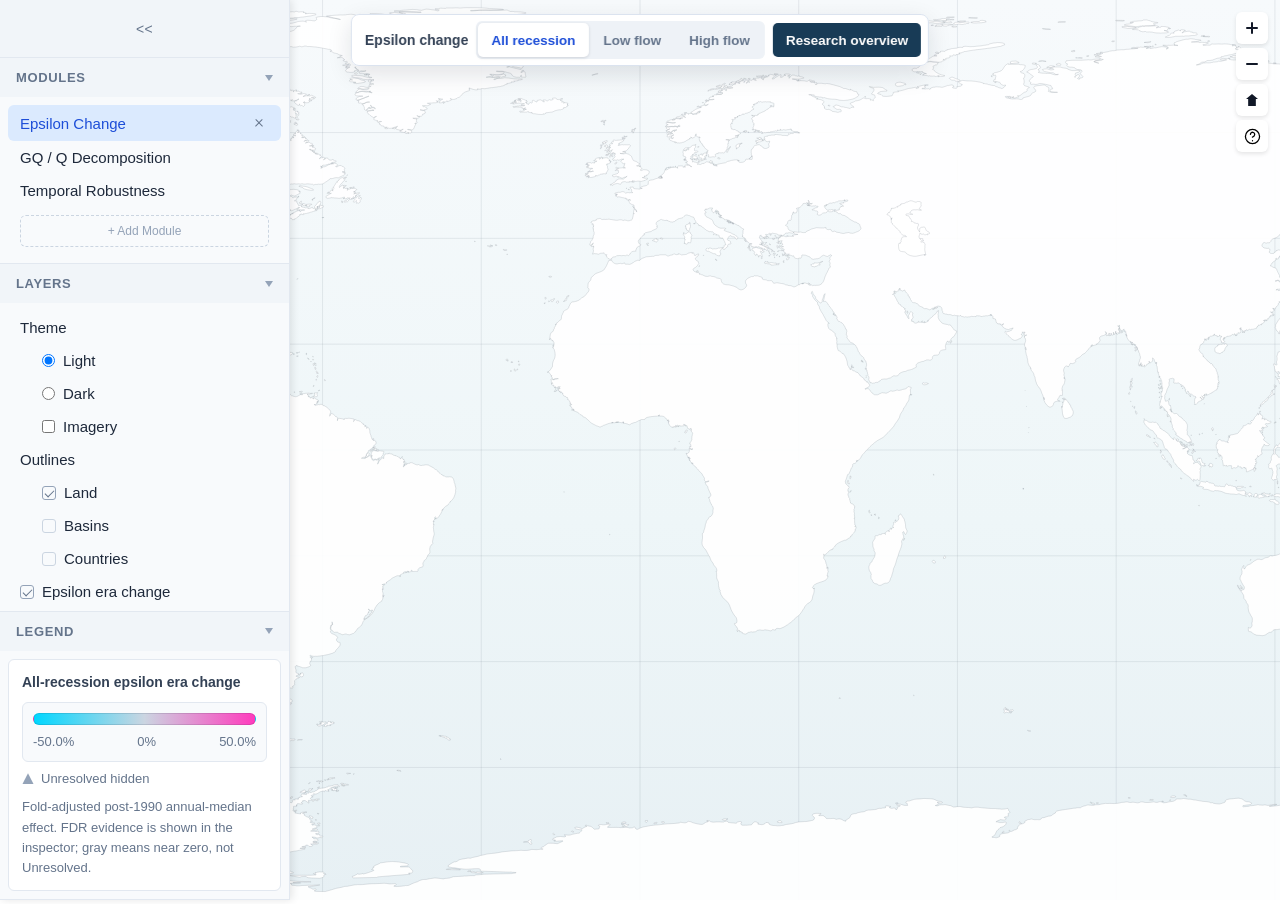
<file: index.html>
<!doctype html>
<html lang="en">
  <head>
    <meta charset="UTF-8" />
    <meta name="viewport" content="width=device-width, initial-scale=1.0" />
    <title>Epsilon Change | Tereon</title>
    <style>
      * { box-sizing: border-box; margin: 0; padding: 0; }
      html, body { width: 100%; height: 100%; }
      body { font-family: -apple-system, BlinkMacSystemFont, 'Segoe UI', Roboto, sans-serif; font-size: 16px; color: #1e293b; overflow: hidden; }

      /* Map Area - Full screen */
      .map-area {
        position: absolute;
        top: 0; left: 0; right: 0; bottom: 0;
        background: linear-gradient(180deg, #f7fafc 0%, #eef6f8 58%, #e7f0f4 100%);
      }

      #mapCanvas { width: 100%; height: 100%; }

      /* Left Panel - Floating overlay */
      .left-panel {
        position: absolute;
        top: 0; left: 0;
        width: 290px;
        height: 100vh;
        background: #f8fafc;
        border-right: 1px solid #e2e8f0;
        display: flex;
        flex-direction: column;
        overflow: hidden;
        z-index: 50;
        box-shadow: 2px 0 8px rgba(0,0,0,0.1);
        transition: transform 0.2s;
      }
      .left-panel.hidden {
        transform: translateX(-100%);
      }
      .panel-main {
        flex: 1;
        min-height: 0;
        overflow-y: auto;
      }
      .panel-bottom {
        margin-top: auto;
        border-top: 1px solid #e2e8f0;
        background: #f8fafc;
      }

      /* Panel header bar - full width toggle button */
      .panel-header {
        padding: 0;
        background: #f1f5f9;
        border-bottom: 1px solid #e2e8f0;
        display: flex;
        justify-content: center;
        align-items: center;
        height: 58px;
      }
      .panel-toggle-btn {
        width: 100%;
        height: 58px;
        background: transparent;
        border: none;
        cursor: pointer;
        color: #64748b;
        font-size: 14px;
        font-weight: normal;
        word-spacing: 0.3px;
        line-height: 58px;
        text-align: center;
      }
      .panel-toggle-btn:hover { background: #e2e8f0; color: #1e293b; }
      .panel-toggle-btn::before { content: "<<"; letter-spacing: 0.3px; }

      /* Show panel button - between panel and map layer */
      .panel-show-btn {
        position: absolute;
        top: 8px;
        left: 8px;
        width: 28px;
        height: 28px;
        background: #fff;
        border: none;
        border-radius: 4px;
        cursor: pointer;
        z-index: 40;
        box-shadow: 0 1px 4px rgba(0,0,0,0.15);
        display: block;
        color: #64748b;
        font-size: 14px;
        font-weight: normal;
        word-spacing: 0.3px;
        line-height: 28px;
        text-align: center;
      }
      .panel-show-btn:hover { background: #f8fafc; color: #1e293b; }
      .panel-show-btn::before { content: ">>"; letter-spacing: 0.3px; }

      /* Panel sections */
      .panel-section { border-bottom: 1px solid #e2e8f0; position: relative; }
      .panel-section-header {
        padding: 12px 16px;
        background: #f1f5f9;
        font-weight: 600;
        font-size: 13px;
        text-transform: uppercase;
        letter-spacing: 0.05em;
        color: #64748b;
        cursor: pointer;
        display: flex;
        justify-content: space-between;
        align-items: center;
      }
      .panel-section-header:hover { background: #e2e8f0; }
      .panel-section.collapsed .panel-section-content { display: none; }
      .panel-section.collapsed .toggle-icon { transform: rotate(-90deg); }
      .toggle-icon {
        width: 0;
        height: 0;
        border-left: 4px solid transparent;
        border-right: 4px solid transparent;
        border-top: 6px solid #94a3b8;
        transition: transform 0.2s;
      }
      .panel-section-content { padding: 8px; }
      .legend-list { display: flex; flex-direction: column; gap: 8px; }
      .legend-empty { padding: 8px 12px; font-size: 12px; color: #94a3b8; line-height: 1.45; }
      .legend-card { border: 1px solid #e2e8f0; border-radius: 6px; background: #fff; padding: 12px 13px; font-size: 13.5px; line-height: 1.5; color: #334155; }
      .legend-title { font-size: 14px; font-weight: 700; margin-bottom: 9px; }
      .legend-grid { display: grid; grid-template-columns: 12px 1fr; gap: 5px 7px; align-items: center; }
      .legend-swatch { width: 12px; height: 12px; border: 1px solid #64748b; }
      .legend-note { margin-top: 8px; color: #64748b; line-height: 1.5; }

      /* Module/Layer items */
      .module-item, .layer-item {
        padding: 8px 12px;
        border-radius: 6px;
        cursor: pointer;
        display: flex;
        align-items: center;
        gap: 8px;
      }
      .module-name, .layer-name { font-size: 15px; }
      .module-item:hover, .layer-item:hover { background: #e2e8f0; }
      .module-item.loaded { background: #dbeafe; }
      .module-item.loaded .module-name { color: #1d4ed8; font-weight: 500; }
      .module-remove-btn {
        margin-left: auto;
        width: 20px;
        height: 20px;
        border: none;
        border-radius: 3px;
        background: transparent;
        color: #64748b;
        cursor: pointer;
      }
      .module-remove-btn:hover { background: #bfdbfe; color: #1e293b; }
      .module-remove-btn,
      .layer-btn,
      .import-close,
      .inspector-close {
        display: inline-flex;
        align-items: center;
        justify-content: center;
        line-height: 1;
        font-family: inherit;
        font-weight: 500;
        font-size: 0;
        padding: 0;
        position: relative;
      }
      .module-remove-btn::before,
      .module-remove-btn::after,
      .layer-btn::before,
      .layer-btn::after,
      .import-close::before,
      .import-close::after,
      .inspector-close::before,
      .inspector-close::after {
        content: "";
        position: absolute;
        left: 50%;
        top: 50%;
        width: 10px;
        height: 1.4px;
        border-radius: 999px;
        background: currentColor;
        transform-origin: center;
      }
      .module-remove-btn::before,
      .layer-btn::before,
      .import-close::before,
      .inspector-close::before {
        transform: translate(-50%, -50%) rotate(45deg);
      }
      .module-remove-btn::after,
      .layer-btn::after,
      .import-close::after,
      .inspector-close::after {
        transform: translate(-50%, -50%) rotate(-45deg);
      }
      .layer-checkbox {
        width: 14px;
        height: 14px;
        appearance: none;
        border: 1px solid #cbd5e1;
        border-radius: 3px;
        background: transparent;
        cursor: pointer;
        position: relative;
      }
      .layer-checkbox:checked {
        background: transparent;
        border-color: #94a3b8;
      }
      .layer-checkbox:checked::after {
        content: "";
        position: absolute;
        left: 4px;
        top: 1px;
        width: 4px;
        height: 8px;
        border: solid #64748b;
        border-width: 0 1px 1px 0;
        transform: rotate(45deg);
      }
      .layer-name { flex: 1; overflow: hidden; text-overflow: ellipsis; white-space: nowrap; }
      .layer-expandable {
        display: flex;
        align-items: center;
        gap: 8px;
        padding: 8px 12px;
        cursor: pointer;
      }
      .layer-expandable:hover { background: #e2e8f0; }
      .layer-expandable.expanded + .layer-sublayers { display: block; }
      .layer-sublayers {
        padding-left: 22px;
        display: none;
      }
      .layer-sublayer {
        display: flex;
        align-items: center;
        gap: 8px;
        padding: 8px 12px;
      }
      .layer-sublayer:hover { background: #f1f5f9; }
      .layer-expandable.expanded + .layer-sublayers.map-display-options { display: flex; }
      .map-display-options {
        flex-direction: column;
      }
      .map-display-option {
        display: flex;
        align-items: center;
        gap: 8px;
        padding: 7px 12px;
        border-radius: 6px;
        cursor: pointer;
        color: #334155;
      }
      .map-display-option:hover { background: #f1f5f9; }
      .map-display-option input {
        width: 13px;
        height: 13px;
        accent-color: #64748b;
      }
      .map-display-label { font-size: 12px; }

      /* Add Module button - dashed border style */
      .add-module-btn {
        margin: 8px 12px;
        padding: 8px 12px;
        background: transparent;
        border: 1px dashed #cbd5e1;
        border-radius: 6px;
        cursor: pointer;
        font-size: 12px;
        color: #94a3b8;
        width: calc(100% - 24px);
        text-align: center;
      }
      .add-module-btn:hover {
        border-color: #94a3b8;
        color: #64748b;
        background: #f8fafc;
      }

      .layer-actions { opacity: 0; margin-left: auto; }
      .layer-item:hover .layer-actions { opacity: 1; }
      .layer-btn {
        width: 20px; height: 20px;
        border: none; background: transparent;
        cursor: pointer; border-radius: 3px;
        color: #64748b;
      }
      .layer-btn:hover { background: #cbd5e1; color: #1e293b; }

      /* Import Modal */
      .import-modal {
        position: fixed;
        top: 0; left: 0; right: 0; bottom: 0;
        background: rgba(0,0,0,0.4);
        z-index: 200;
        display: none;
        justify-content: center;
        align-items: center;
      }
      .import-modal.visible { display: flex; }
      .import-dialog {
        width: 480px;
        display: flex;
        flex-direction: column;
        max-height: 80vh;
        background: #fff;
        border-radius: 8px;
        box-shadow: 0 8px 32px rgba(0,0,0,0.2);
        overflow: hidden;
      }
      .confirm-dialog { width: 420px; }
      .import-header {
        padding: 16px 20px;
        border-bottom: 1px solid #e2e8f0;
        display: flex;
        justify-content: space-between;
        align-items: center;
      }
      .import-title { font-weight: 600; font-size: 15px; }
      .import-close {
        width: 28px; height: 28px;
        border: none; background: transparent;
        cursor: pointer; border-radius: 4px;
        color: #64748b;
      }
      .import-close:hover { background: #e2e8f0; }
      .import-body {
        padding: 20px;
        overflow-y: auto;
        flex: 1;
        min-height: 0;
      }
      .import-section { margin-bottom: 20px; }
      .import-section-title {
        font-size: 12px;
        color: #64748b;
        margin-bottom: 12px;
        font-weight: 500;
      }
      .source-tabs {
        display: flex;
        gap: 8px;
        margin-bottom: 16px;
      }
      .source-tab {
        padding: 8px 16px;
        background: #f1f5f9;
        border: 1px solid #e2e8f0;
        border-radius: 4px;
        cursor: pointer;
        font-size: 12px;
        color: #64748b;
      }
      .source-tab.active {
        background: #fff;
        border-color: #3b82f6;
        color: #1e293b;
      }
      .source-tab.disabled {
        opacity: 0.5;
        cursor: not-allowed;
        color: #94a3b8;
      }
      .import-dropzone {
        padding: 32px;
        border: 2px dashed #e2e8f0;
        border-radius: 8px;
        text-align: center;
        cursor: pointer;
        color: #64748b;
        font-size: 13px;
      }
      .import-dropzone:hover { border-color: #cbd5e1; background: #f8fafc; }
      .import-url-box { display: none; }
      .import-url-input {
        width: 100%;
        border: 1px solid #cbd5e1;
        border-radius: 6px;
        padding: 9px 10px;
        font-size: 12px;
        color: #1e293b;
      }
      .import-url-input:focus {
        outline: none;
        border-color: #3b82f6;
        box-shadow: 0 0 0 3px rgba(59,130,246,.12);
      }
      .import-url-help {
        margin-top: 7px;
        color: #64748b;
        font-size: 11px;
        line-height: 1.5;
      }
      .import-preview {
        border: 1px solid #e2e8f0;
        border-radius: 4px;
        overflow: hidden;
        margin-top: 12px;
      }
      .import-preview-table {
        width: 100%;
        font-size: 12px;
        border-collapse: collapse;
      }
      .import-preview-table th {
        background: #f1f5f9;
        padding: 8px 12px;
        text-align: left;
        color: #64748b;
        font-weight: 500;
      }
      .import-preview-table td {
        padding: 8px 12px;
        border-bottom: 1px solid #f1f5f9;
      }
      .import-footer {
        padding: 16px 20px;
        border-top: 1px solid #e2e8f0;
        display: flex;
        justify-content: flex-end;
        gap: 8px;
        flex-shrink: 0;
        background: #fff;
      }
      .import-btn {
        padding: 8px 16px;
        border-radius: 4px;
        font-size: 12px;
        cursor: pointer;
      }
      .import-btn-cancel {
        background: transparent;
        border: 1px solid #e2e8f0;
        color: #64748b;
      }
      .import-btn-cancel:hover { background: #f8fafc; }
      .import-btn-submit {
        background: #3b82f6;
        border: none;
        color: #fff;
      }
      .import-btn-submit:hover { background: #2563eb; }
      .import-btn-submit.disabled {
        background: #94a3b8;
        cursor: not-allowed;
      }
      .import-btn-danger {
        background: #dc2626;
        border: none;
        color: #fff;
      }
      .import-btn-danger:hover { background: #b91c1c; }
      .confirm-message {
        color: #334155;
        font-size: 13px;
        line-height: 1.55;
      }
      .confirm-detail {
        margin-top: 10px;
        color: #64748b;
        font-size: 12px;
        line-height: 1.45;
      }

      /* Map Controls */
      .map-controls {
        position: absolute;
        top: 12px;
        right: 12px;
        display: flex;
        flex-direction: column;
        gap: 4px;
        z-index: 10;
      }
      .map-btn {
        width: 32px; height: 32px;
        border: none; background: #fff;
        border-radius: 6px;
        cursor: pointer;
        box-shadow: 0 2px 4px rgba(0,0,0,0.1);
        display: flex;
        align-items: center;
        justify-content: center;
      }
      .map-btn:hover { background: #f8fafc; }
      .map-icon {
        position: relative;
        display: inline-block;
        width: 14px;
        height: 14px;
      }
      .map-icon-plus::before,
      .map-icon-minus::before {
        content: "";
        position: absolute;
        left: 1px;
        right: 1px;
        top: 6px;
        height: 2px;
        background: #111827;
        border-radius: 1px;
      }
      .map-icon-plus::after {
        content: "";
        position: absolute;
        top: 1px;
        bottom: 1px;
        left: 6px;
        width: 2px;
        background: #111827;
        border-radius: 1px;
      }
      .map-icon-home::before {
        content: "";
        position: absolute;
        left: 1px;
        top: 1px;
        width: 12px;
        height: 12px;
        background: #111827;
        clip-path: polygon(50% 0, 100% 42%, 82% 42%, 82% 100%, 18% 100%, 18% 42%, 0 42%);
      }
      .map-icon-help {
        width: 17px;
        height: 17px;
        fill: none;
        stroke: currentColor;
        stroke-width: 1.8;
        stroke-linecap: round;
        stroke-linejoin: round;
      }

      .map-status {
        position: absolute;
        bottom: 12px; left: 12px;
        font-size: 11px; color: #64748b;
        background: rgba(255,255,255,0.9);
        padding: 6px 12px;
        border-radius: 4px;
        display: flex;
        gap: 16px;
        z-index: 10;
      }
      .map-attribution {
        display: none;
      }
      .map-attribution.visible {
        display: inline;
      }
      .map-attribution a {
        color: inherit;
        text-decoration: underline;
        text-underline-offset: 2px;
      }

      /* Inspector Panel */
      .inspector-panel {
        position: absolute;
        top: 60px;
        right: 20px;
        width: 360px;
        max-height: calc(100vh - 100px);
        background: #fff;
        border-radius: 8px;
        box-shadow: 0 4px 24px rgba(0,0,0,0.15);
        z-index: 100;
        display: none;
        flex-direction: column;
        overflow: hidden;
      }
      .inspector-panel.visible { display: flex; }
      .inspector-header {
        height: 58px;
        padding: 0 16px;
        border-bottom: 1px solid #e2e8f0;
        display: flex;
        justify-content: space-between;
        align-items: center;
        background: #f8fafc;
      }
      .inspector-title { font-weight: 700; font-size: 14px; letter-spacing: 0; }
      .inspector-close {
        width: 32px; height: 32px;
        border: none; background: transparent;
        cursor: pointer; border-radius: 6px;
        color: #64748b;
      }
      .inspector-close:hover { background: #e2e8f0; }
      .inspector-body { flex: 1; overflow-y: auto; padding: 16px; }

      /* Toast */
      .toast {
        position: fixed;
        bottom: 24px; right: 24px;
        color: #64748b;
        padding: 0;
        border-radius: 0;
        font-size: 12px;
        opacity: 0;
        transform: translateY(10px);
        transition: opacity 0.2s, transform 0.2s;
        z-index: 200;
      }
      .toast.visible { opacity: 1; transform: translateY(0); }

      /* Guided help */
      .tutorial-spotlight {
        position: fixed;
        display: none;
        border: 2px solid #38bdf8;
        border-radius: 8px;
        box-shadow: 0 0 0 9999px rgba(15, 23, 42, 0.66), 0 0 0 5px rgba(56, 189, 248, 0.2);
        pointer-events: none;
        z-index: 500;
        transition: left .22s ease, top .22s ease, width .22s ease, height .22s ease;
      }
      .tutorial-spotlight.visible { display: block; }
      .tutorial-spotlight.is-point {
        border-radius: 50%;
        animation: tutorial-pulse 1.45s ease-in-out infinite;
      }
      @keyframes tutorial-pulse {
        0%, 100% { box-shadow: 0 0 0 9999px rgba(15, 23, 42, 0.66), 0 0 0 5px rgba(56, 189, 248, 0.18); }
        50% { box-shadow: 0 0 0 9999px rgba(15, 23, 42, 0.66), 0 0 0 11px rgba(56, 189, 248, 0.08); }
      }
      .tutorial-callout {
        position: fixed;
        display: none;
        width: min(340px, calc(100vw - 24px));
        box-sizing: border-box;
        padding: 16px;
        border: 1px solid #dbe3ef;
        border-radius: 8px;
        background: #fff;
        color: #334155;
        box-shadow: 0 18px 46px rgba(15, 23, 42, 0.28);
        z-index: 502;
      }
      .tutorial-callout.visible { display: block; }
      .tutorial-close {
        position: absolute;
        top: 8px;
        right: 8px;
        width: 30px;
        height: 30px;
        border: 0;
        border-radius: 6px;
        background: transparent;
        color: #64748b;
        cursor: pointer;
      }
      .tutorial-close:hover { background: #f1f5f9; color: #0f172a; }
      .tutorial-close::before,
      .tutorial-close::after {
        content: "";
        position: absolute;
        left: 9px;
        top: 14px;
        width: 12px;
        height: 1.5px;
        border-radius: 999px;
        background: currentColor;
      }
      .tutorial-close::before { transform: rotate(45deg); }
      .tutorial-close::after { transform: rotate(-45deg); }
      .tutorial-kicker {
        padding-right: 30px;
        color: #64748b;
        font-size: 10px;
        line-height: 1.3;
        text-transform: uppercase;
        letter-spacing: .06em;
      }
      .tutorial-progress {
        height: 4px;
        margin: 8px 0 14px;
        overflow: hidden;
        border-radius: 2px;
        background: #e2e8f0;
      }
      .tutorial-progress span {
        display: block;
        height: 100%;
        border-radius: inherit;
        background: #2563eb;
        transition: width .2s ease;
      }
      .tutorial-title {
        margin: 0 0 7px;
        color: #0f172a;
        font-size: 16px;
        font-weight: 700;
        letter-spacing: 0;
      }
      .tutorial-copy {
        min-height: 66px;
        color: #475569;
        font-size: 12px;
        line-height: 1.6;
      }
      .tutorial-copy p { margin: 0; }
      .tutorial-copy p + p { margin-top: 7px; }
      .tutorial-hint {
        margin-top: 9px;
        padding: 7px 9px;
        border-left: 3px solid #38bdf8;
        background: #f0f9ff;
        color: #334155;
        font-size: 12px;
        line-height: 1.45;
      }
      .tutorial-actions {
        display: flex;
        align-items: center;
        justify-content: flex-end;
        gap: 8px;
        margin-top: 15px;
      }
      .tutorial-btn {
        min-height: 32px;
        padding: 6px 12px;
        border: 1px solid #cbd5e1;
        border-radius: 6px;
        background: #fff;
        color: #334155;
        font-size: 12px;
        cursor: pointer;
      }
      .tutorial-btn:hover { background: #f8fafc; border-color: #94a3b8; }
      .tutorial-btn.primary { border-color: #2563eb; background: #2563eb; color: #fff; }
      .tutorial-btn.primary:hover { background: #1d4ed8; }
      .tutorial-btn[disabled] { visibility: hidden; }
      body.tutorial-active .map-btn#btnHelp { background: #dbeafe; }

      /* Global dark UI theme, activated by Theme > Dark */
      body.theme-dark {
        color: #dbe7f3;
        background: #07111f;
        color-scheme: dark;
      }
      body.theme-dark .left-panel {
        background: #0f172a;
        border-right-color: #243247;
        box-shadow: 2px 0 14px rgba(0,0,0,0.35);
      }
      body.theme-dark .panel-header,
      body.theme-dark .panel-section-header,
      body.theme-dark .inspector-header {
        background: #111c2f;
        border-color: #243247;
      }
      body.theme-dark .panel-bottom,
      body.theme-dark .import-footer {
        background: #0f172a;
        border-color: #243247;
      }
      body.theme-dark .panel-section {
        border-bottom-color: #243247;
      }
      body.theme-dark .panel-section-header,
      body.theme-dark .panel-toggle-btn,
      body.theme-dark .panel-show-btn,
      body.theme-dark .module-remove-btn,
      body.theme-dark .layer-btn,
      body.theme-dark .import-close,
      body.theme-dark .inspector-close {
        color: #94a3b8;
      }
      body.theme-dark .panel-toggle-btn:hover,
      body.theme-dark .panel-show-btn:hover,
      body.theme-dark .panel-section-header:hover,
      body.theme-dark .module-item:hover,
      body.theme-dark .layer-item:hover,
      body.theme-dark .layer-expandable:hover,
      body.theme-dark .layer-sublayer:hover,
      body.theme-dark .map-display-option:hover,
      body.theme-dark .import-close:hover,
      body.theme-dark .inspector-close:hover {
        background: #1e293b;
        color: #e2e8f0;
      }
      body.theme-dark .panel-show-btn,
      body.theme-dark .map-btn,
      body.theme-dark .legend-card,
      body.theme-dark .import-dialog,
      body.theme-dark .inspector-panel,
      body.theme-dark .tutorial-callout {
        background: #0f172a;
        color: #dbe7f3;
      }
      body.theme-dark .tutorial-title { color: #e5edf7; }
      body.theme-dark .tutorial-copy,
      body.theme-dark .tutorial-kicker { color: #94a3b8; }
      body.theme-dark .tutorial-callout { border-color: #334155; }
      body.theme-dark .tutorial-progress { background: #334155; }
      body.theme-dark .tutorial-close:hover { background: #1e293b; color: #f8fafc; }
      body.theme-dark .tutorial-hint { background: #10213a; color: #cbd5e1; }
      body.theme-dark .tutorial-btn { background: #111827; border-color: #475569; color: #dbe7f3; }
      body.theme-dark .tutorial-btn.primary { background: #2563eb; border-color: #2563eb; color: #fff; }
      body.theme-dark .module-item.loaded {
        background: #17335f;
      }
      body.theme-dark .module-item.loaded .module-name {
        color: #93c5fd;
      }
      body.theme-dark .module-remove-btn:hover,
      body.theme-dark .layer-btn:hover {
        background: #233047;
        color: #e2e8f0;
      }
      body.theme-dark .legend-card,
      body.theme-dark .import-preview,
      body.theme-dark .import-url-input,
      body.theme-dark .source-tab,
      body.theme-dark .import-btn-cancel,
      body.theme-dark .layer-checkbox {
        border-color: #334155;
      }
      body.theme-dark .legend-empty,
      body.theme-dark .legend-note,
      body.theme-dark .import-section-title,
      body.theme-dark .import-url-help,
      body.theme-dark .confirm-detail,
      body.theme-dark .map-display-option,
      body.theme-dark .import-btn-cancel {
        color: #94a3b8;
      }
      body.theme-dark .source-tab,
      body.theme-dark .import-preview-table th {
        background: #111c2f;
        color: #94a3b8;
      }
      body.theme-dark .source-tab.active,
      body.theme-dark .import-url-input {
        background: #0b1220;
        color: #e2e8f0;
      }
      body.theme-dark .import-url-input::placeholder {
        color: #64748b;
      }
      body.theme-dark .source-tab.active {
        border-color: #60a5fa;
      }
      body.theme-dark .import-dropzone {
        border-color: #334155 !important;
        color: #94a3b8;
      }
      body.theme-dark .map-display-option input {
        accent-color: #60a5fa;
      }
      body.theme-dark select {
        background: #0b1220 !important;
        border-color: #334155 !important;
        color: #e2e8f0 !important;
      }
      body.theme-dark .import-dropzone:hover,
      body.theme-dark .import-btn-cancel:hover {
        background: #111c2f;
        border-color: #475569;
      }
      body.theme-dark .import-preview-table td {
        border-bottom-color: #1e293b;
      }
      body.theme-dark .confirm-message {
        color: #dbe7f3;
      }
      body.theme-dark .map-btn {
        box-shadow: 0 2px 8px rgba(0,0,0,0.35);
      }
      body.theme-dark .map-btn:hover {
        background: #1e293b;
      }
      body.theme-dark .map-icon-plus::before,
      body.theme-dark .map-icon-minus::before,
      body.theme-dark .map-icon-plus::after,
      body.theme-dark .map-icon-home::before {
        background: #e2e8f0;
      }
      body.theme-dark .map-status {
        color: #cbd5e1;
        background: rgba(15, 23, 42, 0.9);
      }
      body.theme-dark .toggle-icon {
        border-top-color: #64748b;
      }
      body.theme-dark .layer-checkbox:checked {
        border-color: #94a3b8;
      }
      body.theme-dark .layer-checkbox:checked::after {
        border-color: #cbd5e1;
      }
      body.theme-dark .toast {
        color: #cbd5e1;
      }
      body.theme-dark .inspector-body h2,
      body.theme-dark .inspector-body [style*="color:#334155"],
      body.theme-dark .inspector-body [style*="color: #334155"] {
        color: #e2e8f0 !important;
      }
      body.theme-dark .inspector-body [style*="background:#f8fafc"],
      body.theme-dark .inspector-body [style*="background: #f8fafc"] {
        background: #111c2f !important;
      }
      body.theme-dark .inspector-body [style*="color:#64748b"],
      body.theme-dark .inspector-body [style*="color: #64748b"] {
        color: #94a3b8 !important;
      }
    </style>
  </head>
  <body>
    <!-- Map Area - Full screen background -->
    <div class="map-area">
      <canvas id="mapCanvas"></canvas>
    </div>

    <!-- Left Panel - Floating overlay -->
    <aside class="left-panel" id="leftPanel">
      <div class="panel-header">
        <button class="panel-toggle-btn" id="btnHidePanel" aria-label="Hide sidebar" title="Hide sidebar (Tab)"></button>
      </div>
      <div class="panel-main">
      <div class="panel-section">
        <div class="panel-section-header" data-section="modules">
          <span>Modules</span>
          <span class="toggle-icon" aria-hidden="true"></span>
        </div>
        <div class="panel-section-content">
          <div id="moduleList"></div>
          <button class="add-module-btn" id="btnAddModule">+ Add Module</button>
        </div>
      </div>

      <div class="panel-section">
        <div class="panel-section-header" data-section="layers">
          <span>Layers</span>
          <span class="toggle-icon" aria-hidden="true"></span>
        </div>
        <div class="panel-section-content">
          <div id="layerList"></div>
        </div>
      </div>
      </div>
      <div class="panel-bottom">
        <div class="panel-section">
          <div class="panel-section-header" data-section="legend">
            <span>Legend</span>
            <span class="toggle-icon" aria-hidden="true"></span>
          </div>
          <div class="panel-section-content">
            <div id="legendList" class="legend-list"></div>
          </div>
        </div>
      </div>
    </aside>

    <!-- Show panel button - appears when panel hidden -->
    <button class="panel-show-btn" id="btnShowPanel" aria-label="Show sidebar" title="Show sidebar (Tab)"></button>

    <!-- Map Controls -->
    <div class="map-controls">
      <button class="map-btn" id="btnZoomIn" aria-label="Zoom in"><span class="map-icon map-icon-plus" aria-hidden="true"></span></button>
      <button class="map-btn" id="btnZoomOut" aria-label="Zoom out"><span class="map-icon map-icon-minus" aria-hidden="true"></span></button>
      <button class="map-btn" id="btnReset" aria-label="Reset view"><span class="map-icon map-icon-home" aria-hidden="true"></span></button>
      <button class="map-btn" id="btnHelp" aria-label="Open guided help" title="Guided help">
        <svg class="map-icon map-icon-help" viewBox="0 0 24 24" aria-hidden="true">
          <circle cx="12" cy="12" r="10"></circle>
          <path d="M9.09 9a3 3 0 1 1 5.83 1c0 2-3 3-3 3"></path>
          <path d="M12 18h.01"></path>
        </svg>
      </button>
    </div>

    <!-- Map Status -->
    <div class="map-status">
      <span id="statusFeatures">0 layers</span>
      <span id="statusCoords">--</span>
      <span class="map-attribution" id="statusAttribution"></span>
    </div>

    <!-- Inspector -->
    <div class="inspector-panel" id="inspectorPanel">
      <div class="inspector-header">
        <span class="inspector-title" id="inspectorTitle">Inspector</span>
        <button class="inspector-close" id="btnCloseInspector" aria-label="Close inspector" title="Close inspector"></button>
      </div>
      <div class="inspector-body" id="inspectorBody"></div>
    </div>

    <!-- Toast -->
    <div class="toast" id="toast"></div>

    <!-- Guided help -->
    <div class="tutorial-spotlight" id="tutorialSpotlight" aria-hidden="true"></div>
    <section class="tutorial-callout" id="tutorialCallout" role="dialog" aria-modal="false" aria-labelledby="tutorialTitle" aria-live="polite">
      <button class="tutorial-close" id="btnTutorialClose" aria-label="Exit tutorial" title="Exit tutorial"></button>
      <div class="tutorial-kicker" id="tutorialKicker">Step 1 of 12</div>
      <div class="tutorial-progress" aria-hidden="true"><span id="tutorialProgress"></span></div>
      <h2 class="tutorial-title" id="tutorialTitle">Guided help</h2>
      <div class="tutorial-copy" id="tutorialCopy"></div>
      <div class="tutorial-actions">
        <button class="tutorial-btn" id="btnTutorialBack" type="button">Back</button>
        <button class="tutorial-btn primary" id="btnTutorialNext" type="button">Next</button>
      </div>
    </section>

    <!-- Import Modal -->
    <div class="import-modal" id="importModal">
      <div class="import-dialog">
        <div class="import-header">
          <span class="import-title">Import Data</span>
          <button class="import-close" id="btnCloseImport" aria-label="Close import dialog" title="Close import dialog"></button>
        </div>
        <div class="import-body">
          <div class="import-section">
            <div class="import-section-title">1. Select Source</div>
            <div class="source-tabs">
              <button class="source-tab active" data-source="csv">CSV</button>
              <button class="source-tab" data-source="module">Module Manifest</button>
              <button class="source-tab" data-source="url">URL</button>
            </div>
            <div class="import-dropzone" id="importDropzone">
              Drag file here or click to browse<br>
              <span id="importSupportText" style="color:#94a3b8;font-size:11px">Supports: CSV</span>
            </div>
            <div class="import-url-box" id="importUrlBox">
              <input class="import-url-input" id="importUrlInput" type="url" placeholder="Paste module.json URL or GitHub repository URL">
              <div class="import-url-help">
                Examples: GitHub Pages module.json, raw GitHub module.json, GitHub blob URL, or a repository URL containing a module manifest.
              </div>
            </div>
            <input type="file" id="importFile" accept=".csv" style="display:none">
          </div>

          <div class="import-section" id="previewSection" style="display:none">
            <div class="import-section-title">2. Preview</div>
            <div class="import-preview">
              <table class="import-preview-table" id="previewTable">
                <thead id="previewHead"></thead>
                <tbody id="previewBody"></tbody>
              </table>
            </div>
          </div>

          <div class="import-section" id="mappingSection" style="display:none">
            <div class="import-section-title">3. Field Mapping</div>
            <div id="fieldMapping"></div>
          </div>
        </div>
        <div class="import-footer">
          <button class="import-btn import-btn-cancel" id="btnCancelImport">Cancel</button>
          <button class="import-btn import-btn-submit disabled" id="btnSubmitImport">Import</button>
        </div>
      </div>
    </div>

    <!-- Confirm Modal -->
    <div class="import-modal" id="confirmModal">
      <div class="import-dialog confirm-dialog">
        <div class="import-header">
          <span class="import-title" id="confirmTitle">Confirm</span>
          <button class="import-close" id="btnCloseConfirm" aria-label="Close confirmation dialog" title="Close confirmation dialog"></button>
        </div>
        <div class="import-body">
          <div class="confirm-message" id="confirmMessage"></div>
          <div class="confirm-detail" id="confirmDetail"></div>
        </div>
        <div class="import-footer">
          <button class="import-btn import-btn-cancel" id="btnCancelConfirm">Cancel</button>
          <button class="import-btn import-btn-danger" id="btnConfirmAction">Remove</button>
        </div>
      </div>
    </div>

    <!-- Scripts -->
    <script src="./assets/basin-data.js"></script>
    <script src="./assets/land-50m.js"></script>
    <script src="./assets/country-polygons-110m.js"></script>

    <script src="./foundation/core/event-bus.js"></script>
    <script src="./foundation/core/module-loader.js"></script>
    <script src="./foundation/map/coordinate-system.js"></script>
    <script src="./foundation/map/layer-manager.js"></script>
    <script src="./foundation/map/render-scheduler.js"></script>
    <script src="./foundation/performance/geometry-index.js"></script>
    <script src="./foundation/ui/utilities.js"></script>

    <script>
    const App = {
      canvas: null,
      ctx: null,
      layerManager: null,
      renderScheduler: null,
      renderer: null,
      basinSpatialIndex: null,
      eventBus: Foundation.eventBus,
      moduleLoader: Foundation.moduleLoader,
      modules: [],
      legends: new Map(),
      selectedFeature: null,
      selectedLayer: null,
      hoveredFeatureId: null,
      hoveredLayer: null,
      currentImportSource: 'csv',
      remoteImportRequestId: 0,
      remoteImportTimer: null,
      pendingConfirm: null,
      tutorial: { active: false, index: 0 },
      staticModules: [
        { id: 'epsilon-change', name: 'Epsilon Change', defaultLoad: true, exclusiveGroup: 'epsilon-analysis' },
        { id: 'epsilon-decomposition', name: 'GQ / Q Decomposition', defaultLoad: false, exclusiveGroup: 'epsilon-analysis' },
        { id: 'epsilon-trend', name: 'Temporal Robustness', defaultLoad: false, exclusiveGroup: 'epsilon-analysis' }
      ],
      themeStyle: 'light',
      imageryEnabled: false,
      rasterTileCache: new Map(),
      rasterTileCacheLimit: 384,
      mapStyles: {
        light: {
          label: 'Light',
          background: ['#f7fafc', '#eef6f8', '#e7f0f4'],
          grid: 'rgba(112, 128, 144, 0.15)',
          landFill: 'rgba(255, 255, 255, 0.92)',
          landStroke: 'rgba(72, 84, 96, 0.3)',
          basinStroke: 'rgba(72, 84, 96, 0.15)',
          countryStroke: 'rgba(51, 65, 85, 0.38)'
        },
        dark: {
          label: 'Dark',
          background: ['#08111f', '#0f1e2f', '#132638'],
          grid: 'rgba(148, 163, 184, 0.16)',
          landFill: 'rgba(30, 41, 59, 0.96)',
          landStroke: 'rgba(148, 163, 184, 0.38)',
          basinStroke: 'rgba(148, 163, 184, 0.22)',
          countryStroke: 'rgba(203, 213, 225, 0.42)'
        }
      },
      imageryLayer: {
        label: 'Imagery',
        tileUrl: 'https://server.arcgisonline.com/ArcGIS/rest/services/World_Imagery/MapServer/tile/{z}/{y}/{x}',
        attribution: 'Imagery: Esri, Maxar, Earthstar Geographics, GIS User Community'
      },
      worldBounds: {
        minLat: -85.0511287798066,
        maxLat: 85.0511287798066
      },
      maxViewportScale: 12,

      // Viewport state
      viewport: { width: 0, height: 0, scale: 1, offsetX: 0, offsetY: 0 },
      dragging: false,
      draggingActive: false,
      suppressClick: false,
      dragStart: null,
      hoverPending: false,
      latestHoverPoint: null,

      async init() {
        this.canvas = document.getElementById('mapCanvas');
        this.ctx = this.canvas.getContext('2d');
        this.layerManager = new Foundation.LayerManager(this.eventBus);
        this.renderScheduler = new Foundation.RenderScheduler((state) => this.drawNow(state));
        this.basinSpatialIndex = new Foundation.SpatialGridIndex(
          window.BASIN_DATA?.basins || [],
          (basin) => basin.bbox,
          10
        );

        // Event listeners
        this.eventBus.on(Foundation.Events.LAYER_ADD, () => this.updateLayerList());
        this.eventBus.on(Foundation.Events.LAYER_REMOVE, () => this.updateLayerList());
        this.eventBus.on(Foundation.Events.LAYER_TOGGLE, (payload) => {
          this.updateLayerList();
          if (
            this.tutorial.active
            && this.getTutorialSteps()[this.tutorial.index]?.id === 'overview-open'
            && payload.layerId === 'epsilon-change-overview'
            && payload.visible
          ) {
            setTimeout(() => this.completeTutorialAction(), 180);
          }
        });

        // Foundation-level feature click handler
        this.eventBus.on(Foundation.Events.FEATURE_CLICK, (payload) => {
          if (payload.layer?.moduleId === 'foundation' && payload.layer?.id === 'outlines-basins') {
            this.showBasinInspector(payload.feature);
          } else if (payload.layer?.moduleId === 'foundation' && payload.layer?.id === 'outlines-countries') {
            this.showCountryInspector(payload.feature);
          }
          if (
            this.tutorial.active
            && this.getTutorialSteps()[this.tutorial.index]?.id === 'select'
            && payload.layer?.moduleId === 'epsilon-change'
          ) {
            setTimeout(() => this.completeTutorialAction(), 280);
          }
        });

        // Add basemap display layer
        this.layerManager.addLayer({
          id: 'basemap',
          name: 'Base Map',
          type: 'basemap',
          visible: true,
          interactive: false,
          renderer: (ctx, layer, vp) => this.renderBasemap(ctx, vp)
        });

        // Add basin layer under Outlines > Basins. This single third-level layer owns
        // both basin rendering and basin click/hover interaction.
        this.layerManager.addLayer({
          id: 'outlines-basins',
          name: 'Basins',
          type: 'vector',
          visible: false,
          interactive: true,
          moduleId: 'foundation',
          groupPath: ['outlines', 'basins'],
          renderer: (ctx, layer, vp) => this.renderBasinsLayer(ctx, vp),
          hitTest: (lon, lat, vp, layer) => this.hitTestBasins(lon, lat)
        });

        this.layerManager.addLayer({
          id: 'outlines-countries',
          name: 'Countries',
          type: 'vector',
          visible: false,
          interactive: true,
          moduleId: 'foundation',
          groupPath: ['outlines', 'countries'],
          renderer: (ctx, layer, vp) => this.renderCountryOutlines(ctx, vp),
          hitTest: (lon, lat, vp, layer) => this.hitTestCountryOutlines(lon, lat, vp)
        });

        // Setup interactions
        this.setupCanvasEvents();
        this.setupUI();
        this.applyTheme();
        this.updateMapAttribution();
        this.updateLegendList();

        // Fetch and show modules
        await this.fetchModules();

        // Initial render
        this.resize();
        await this.loadDefaultModules();
        await this.loadUrlModules();
        window.addEventListener('resize', () => {
          this.resize();
          if (this.tutorial.active) this.updateTutorialPosition();
        });
      },

      // Canvas bounding rect (updated on resize)
      canvasRect: null,

      setupCanvasEvents() {
        window.addEventListener('keydown', (e) => {
          if (this.tutorial.active && e.key === 'Escape') {
            e.preventDefault();
            this.exitTutorial();
            return;
          }
          if (this.tutorial.active && e.key === 'ArrowRight') {
            e.preventDefault();
            this.nextTutorialStep();
            return;
          }
          if (this.tutorial.active && e.key === 'ArrowLeft') {
            e.preventDefault();
            this.previousTutorialStep();
            return;
          }
          if (e.key !== 'Tab') return;
          const tag = e.target?.tagName;
          if (tag === 'INPUT' || tag === 'TEXTAREA' || tag === 'SELECT' || e.target?.isContentEditable) return;
          e.preventDefault();
          this.toggleSidebar();
        });

        // Mouse events
        this.canvas.addEventListener('mousedown', (e) => {
          this.dragging = true;
          this.draggingActive = false;
          const { x, y } = this.getCanvasCoords(e);
          this.dragStart = { x, y, ox: this.viewport.offsetX, oy: this.viewport.offsetY };
          this.canvas.style.cursor = 'grabbing';
        });

        window.addEventListener('mouseup', () => {
          if (this.dragging) {
            this.dragging = false;
            this.suppressClick = this.draggingActive;
            if (this.draggingActive) this.renderScheduler.endInteraction();
            this.draggingActive = false;
            this.canvas.style.cursor = 'grab';
          }
        });

        this.canvas.addEventListener('mousemove', (e) => {
          const { x, y } = this.getCanvasCoords(e);
          const { lon, lat } = this.screenToGeo(x, y);
          document.getElementById('statusCoords').textContent = `${lon.toFixed(1)} deg, ${lat.toFixed(1)} deg`;

          if (this.dragging) {
            const moved = Math.abs(x - this.dragStart.x) + Math.abs(y - this.dragStart.y);
            if (!this.draggingActive && moved > 5) {
              this.draggingActive = true;
              this.renderScheduler.beginInteraction();
            }
            if (!this.draggingActive) return;
            this.viewport.offsetX = this.dragStart.ox + (x - this.dragStart.x);
            this.viewport.offsetY = this.dragStart.oy + (y - this.dragStart.y);
            this.clampOffset();
            this.requestDraw("drag");
          } else {
            this.scheduleHover(x, y);
          }
        });

        this.canvas.addEventListener('click', (e) => {
          const { x, y } = this.getCanvasCoords(e);
          if (this.suppressClick) {
            this.suppressClick = false;
            return;
          }
          const hit = this.hitTest(x, y);
          if (hit) {
            this.selectedFeature = hit.feature;
            this.selectedLayer = hit.layer;
            this.eventBus.emit(Foundation.Events.FEATURE_CLICK, hit);
            this.requestDraw("select");
          } else {
            // Click on empty area - hide inspector
            this.selectedFeature = null;
            this.selectedLayer = null;
            this.hoveredFeatureId = null;
            this.hoveredLayer = null;
            document.getElementById('inspectorPanel').classList.remove('visible');
            this.requestDraw("clear-selection");
          }
        });

        this.canvas.addEventListener('wheel', (e) => {
          e.preventDefault();
          this.renderScheduler.beginInteraction();
          const { x, y } = this.getCanvasCoords(e);
          const { lon, lat } = this.screenToGeo(x, y);

          const factor = e.deltaY < 0 ? 1.2 : 0.8;
          const newScale = Math.max(this.getMinViewportScale(), Math.min(this.maxViewportScale, this.viewport.scale * factor));

          if (newScale !== this.viewport.scale) {
            this.viewport.scale = newScale;

            // Adjust offset to keep mouse position fixed
            const newBase = this.getBaseScale();
            this.viewport.offsetX = x - this.viewport.width / 2 - lon * newBase;
            this.viewport.offsetY = y - this.viewport.height / 2 + lat * newBase;

            this.clampOffset();
            this.requestDraw("wheel");
          }
          this.renderScheduler.endInteraction();
        }, { passive: false });
      },

      // Convert window coords to canvas-local coords
      getCanvasCoords(e) {
        if (!this.canvasRect) this.canvasRect = this.canvas.getBoundingClientRect();
        return {
          x: e.clientX - this.canvasRect.left,
          y: e.clientY - this.canvasRect.top
        };
      },

      scheduleHover(x, y) {
        this.latestHoverPoint = { x, y };
        if (this.hoverPending) return;

        this.hoverPending = true;
        requestAnimationFrame(() => {
          this.hoverPending = false;
          if (!this.latestHoverPoint || this.dragging) return;

          const hit = this.hitTest(this.latestHoverPoint.x, this.latestHoverPoint.y);
          this.canvas.style.cursor = hit ? 'pointer' : 'grab';

          const newHoveredId = hit?.feature?.id;
          if (newHoveredId !== this.hoveredFeatureId) {
            this.hoveredFeatureId = newHoveredId;
            this.hoveredLayer = hit?.layer;
            this.requestDraw("hover");
          }
        });
      },

      setupUI() {
        // Zoom buttons
        document.getElementById('btnZoomIn').onclick = () => {
          this.viewport.scale = Math.min(this.maxViewportScale, this.viewport.scale * 1.2);
          this.clampOffset();
          this.draw();
        };
        document.getElementById('btnZoomOut').onclick = () => {
          this.viewport.scale = Math.max(this.getMinViewportScale(), this.viewport.scale / 1.2);
          this.clampOffset();
          this.draw();
        };
        document.getElementById('btnReset').onclick = () => {
          this.viewport = { ...this.viewport, scale: this.getMinViewportScale(), offsetX: 0, offsetY: 0 };
          this.draw();
        };
        document.getElementById('btnHelp').onclick = () => {
          if (this.tutorial.active) this.exitTutorial();
          else this.startTutorial();
        };

        // Panel toggle - show button is covered by panel, reveals when panel hides
        const showBtn = document.getElementById('btnShowPanel');

        document.getElementById('btnHidePanel').onclick = () => this.toggleSidebar();
        showBtn.onclick = () => this.toggleSidebar();

        // Section toggle
        document.querySelectorAll('.panel-section-header').forEach(h => {
          h.onclick = () => h.parentElement.classList.toggle('collapsed');
        });

        // Inspector close
        document.getElementById('btnCloseInspector').onclick = () => {
          document.getElementById('inspectorPanel').classList.remove('visible');
        };
        document.getElementById('btnTutorialClose').onclick = () => this.exitTutorial();
        document.getElementById('btnTutorialBack').onclick = () => this.previousTutorialStep();
        document.getElementById('btnTutorialNext').onclick = () => this.nextTutorialStep();
        document.getElementById('inspectorBody').addEventListener('scroll', () => {
          if (this.tutorial.active) this.updateTutorialPosition();
        });
        document.addEventListener('scroll', () => {
          if (this.tutorial.active) requestAnimationFrame(() => this.updateTutorialPosition());
        }, true);
        document.addEventListener('click', (event) => {
          if (
            this.tutorial.active
            && this.getTutorialSteps()[this.tutorial.index]?.id === 'cdf-open'
            && event.target.closest?.('.epsilon-curve-preview')
          ) {
            setTimeout(() => this.completeTutorialAction(), 180);
          }
        });

        // Import modal
        const importModal = document.getElementById('importModal');
        const importDropzone = document.getElementById('importDropzone');
        const importUrlBox = document.getElementById('importUrlBox');
        const importUrlInput = document.getElementById('importUrlInput');
        const importFileInput = document.getElementById('importFile');
        const importSupportText = document.getElementById('importSupportText');

        document.getElementById('btnAddModule').onclick = () => {
          importModal.classList.add('visible');
        };
        document.getElementById('btnCloseImport').onclick = () => {
          importModal.classList.remove('visible');
          this.resetImportForm();
        };
        document.getElementById('btnCancelImport').onclick = () => {
          importModal.classList.remove('visible');
          this.resetImportForm();
        };

        document.querySelectorAll('.source-tab').forEach(tab => {
          tab.onclick = () => {
            if (tab.classList.contains('disabled')) {
              this.toast('This import source is planned but not enabled yet');
              return;
            }
            document.querySelectorAll('.source-tab').forEach(t => t.classList.remove('active'));
            tab.classList.add('active');
            this.currentImportSource = tab.dataset.source;
            importFileInput.accept = this.currentImportSource === 'module' ? '.json' : '.csv';
            importSupportText.textContent = this.getImportSupportText();
            importDropzone.style.display = this.currentImportSource === 'url' ? 'none' : 'block';
            importUrlBox.style.display = this.currentImportSource === 'url' ? 'block' : 'none';
            this.resetImportForm();
          };
        });

        importDropzone.onclick = () => importFileInput.click();
        importFileInput.onchange = (e) => {
          const file = e.target.files[0];
          if (file) this.handleImportFile(file);
        };

        // Drag and drop
        importDropzone.ondragover = (e) => {
          e.preventDefault();
          importDropzone.style.borderColor = '#3b82f6';
          importDropzone.style.background = '#f0f9ff';
        };
        importDropzone.ondragleave = () => {
          importDropzone.style.borderColor = '#e2e8f0';
          importDropzone.style.background = '';
        };
        importDropzone.ondrop = (e) => {
          e.preventDefault();
          importDropzone.style.borderColor = '#e2e8f0';
          importDropzone.style.background = '';
          const file = e.dataTransfer.files[0];
          if (file) this.handleImportFile(file);
        };

        importUrlInput.oninput = () => {
          clearTimeout(this.remoteImportTimer);
          this.remoteImportTimer = setTimeout(() => {
            this.handleImportUrlInput(importUrlInput.value);
          }, 250);
        };

        document.getElementById('btnCloseConfirm').onclick = () => this.resolveConfirm(false);
        document.getElementById('btnCancelConfirm').onclick = () => this.resolveConfirm(false);
        document.getElementById('btnConfirmAction').onclick = () => this.resolveConfirm(true);
      },

      resetImportForm() {
        this.remoteImportRequestId++;
        clearTimeout(this.remoteImportTimer);
        document.getElementById('importFile').value = '';
        document.getElementById('importUrlInput').value = '';
        this.clearImportPreview();
        this.importData = null;
      },

      clearImportPreview() {
        document.getElementById('previewSection').style.display = 'none';
        document.getElementById('mappingSection').style.display = 'none';
        document.getElementById('btnSubmitImport').classList.add('disabled');
        document.getElementById('btnSubmitImport').onclick = null;
      },

      toggleSidebar() {
        const panel = document.getElementById('leftPanel');
        panel.classList.toggle('hidden');
        if (
          this.tutorial.active
          && this.getTutorialSteps()[this.tutorial.index]?.id === 'sidebar'
          && panel.classList.contains('hidden')
        ) {
          setTimeout(() => this.completeTutorialAction(), 220);
          return;
        }
        if (this.tutorial.active) setTimeout(() => this.updateTutorialPosition(), 220);
      },

      getTutorialSteps() {
        return [
          {
            id: 'map',
            title: 'Navigate the map',
            copy: '<p>Drag the map to move around. Use the mouse wheel or the + and - controls to zoom; the home control returns to the global view.</p>',
            hint: 'This tour takes about 3 minutes. You can exit at any time with the close button or Esc.',
            target: '.map-controls'
          },
          {
            id: 'select',
            title: 'Select a catchment',
            copy: '<p>The highlighted point is a catchment. Click it to open its detail panel. Any visible catchment point works the same way.</p>',
            hint: 'Click the pulsing point to continue.',
            target: 'tutorial-basin',
            requiresAction: true
          },
          {
            id: 'skill',
            title: 'Check model reliability',
            copy: '<p>NSE and KGE evaluate how well streamflow reconstructed from the inferred epsilon agrees with observations. Pre and post scores are reported separately.</p><p>Values below zero share the lowest color; higher scores move toward green.</p>',
            target: 'skill-metrics'
          },
          {
            id: 'condition',
            title: 'Choose a flow condition',
            copy: '<p>The top control keeps one scientific question on screen while switching between all recession days, low flow (Q10), and high flow (Q90).</p>',
            hint: 'Use this selector instead of loading separate low- and high-flow modules.',
            target: '.epsilon-toolbar-segments'
          },
          {
            id: 'classification',
            title: 'Read the epsilon effect',
            copy: '<p>The Epsilon Change map shows each catchment\'s fold-adjusted post-1990 change in annual-median epsilon for the selected flow condition.</p><p>Color gives effect direction and magnitude. The detail panel reports the matching 95% interval and FDR q-value; Unresolved means the direction is not established, not that the effect is zero.</p>',
            target: 'classification-summary'
          },
          {
            id: 'cdf-open',
            title: 'Open the CDF',
            copy: '<p>This compact CDF preview is interactive. Click the highlighted thumbnail to open the full distributions.</p>',
            hint: 'Click the CDF thumbnail to continue.',
            target: '.epsilon-curve-preview',
            requiresAction: true
          },
          {
            id: 'cdf-view',
            title: 'Explore the CDF',
            copy: '<p>The expanded view compares pre- and post-1990 epsilon for all recession, low-flow, and high-flow conditions.</p><p>Move the pointer across a chart to read the exact epsilon and cumulative probability.</p>',
            target: '.epsilon-dialog'
          },
          {
            id: 'sidebar',
            title: 'Hide the sidebar',
            copy: '<p>The double-chevron control at the very top collapses the left sidebar. The Tab key performs the same action and can also restore the panel.</p>',
            hint: 'Click the highlighted chevrons or press Tab to continue.',
            target: '#btnHidePanel',
            calloutPlacement: 'sidebar-right',
            requiresAction: true
          },
          {
            id: 'overview-open',
            title: 'Open Overview',
            copy: '<p>Overview is a clickable row under Layers. It contains reliability controls, the active map definition, global evidence, equations, and the full inference workflow.</p>',
            hint: 'Click the highlighted Overview row to continue.',
            target: '[data-id="epsilon-change-overview"]',
            calloutPlacement: 'sidebar-right',
            requiresAction: true
          },
          {
            id: 'overview-filter',
            title: 'Filter by model reliability',
            copy: '<p>NSE or KGE filters catchments by reconstructed-streamflow skill in both eras. It changes only which points are displayed; it does not retrain the model, redefine epsilon, or change the selected scientific view.</p>',
            hint: 'These controls change display eligibility only; they do not retrain the model.',
            target: '.epsilon-overview-filter'
          },
          {
            id: 'overview-classification',
            title: 'Read the active map key',
            copy: '<p>The key defines the selected flow condition, mapped quantity, and evidence rule. For epsilon change and temporal trend, gray means an estimate near zero; it is not a significance label.</p>',
            target: '.epsilon-overview-classification'
          },
          {
            id: 'overview-method',
            title: 'Read the method',
            copy: '<p>Use the compact section navigation in Overview to jump between data provenance, equations, cross-fitting, the primary era-shift model, GQ / Q component attribution, and continuous-trend sensitivity checks.</p>',
            target: '.epsilon-story'
          },
          {
            id: 'modes',
            title: 'Switch scientific questions',
            copy: '<p>Modules answer different questions: Epsilon Change maps the primary pre/post effect, GQ / Q Decomposition describes its algebraic components, and Temporal Robustness checks monotonic trends. The top selector applies All, Low, or High flow within whichever module is active.</p>',
            hint: 'You are ready to explore. The ? control restarts this tour whenever needed.',
            target: '#moduleList'
          }
        ];
      },

      async ensureTutorialMainMode() {
        for (const id of ['epsilon-decomposition', 'epsilon-trend']) {
          if (this.moduleLoader.isLoaded(id)) this.unloadModule(id, { quiet: true });
        }
        if (!this.moduleLoader.isLoaded('epsilon-change')) {
          const manifest = await this.fetchModuleManifest(this.modules.find(module => module.id === 'epsilon-change'));
          await this.loadModuleFromManifest(manifest);
        }
        this.updateModuleList();
        this.draw();
        return this.moduleLoader.get('epsilon-change');
      },

      async startTutorial() {
        const module = await this.ensureTutorialMainMode();
        if (!module) {
          this.toast('Guided help could not load the epsilon module');
          return;
        }
        module.updateSkillFilter?.('nse', 0.5, false);
        module.setRegime?.('all');
        if (module.overviewLayerId) this.layerManager.setVisibility(module.overviewLayerId, false);
        this.tutorial = { active: true, index: 0 };
        document.body.classList.add('tutorial-active');
        document.getElementById('leftPanel').classList.remove('hidden');
        await this.showTutorialStep(0);
      },

      async showTutorialStep(index) {
        if (!this.tutorial.active) return;
        const steps = this.getTutorialSteps();
        this.tutorial.index = Math.max(0, Math.min(steps.length - 1, index));
        const step = steps[this.tutorial.index];
        await this.prepareTutorialStep(step.id);

        document.getElementById('tutorialKicker').textContent = `Step ${this.tutorial.index + 1} of ${steps.length}`;
        document.getElementById('tutorialProgress').style.width = `${((this.tutorial.index + 1) / steps.length) * 100}%`;
        document.getElementById('tutorialTitle').textContent = step.title;
        document.getElementById('tutorialCopy').innerHTML =
          `${step.copy}${step.hint ? `<div class="tutorial-hint">${step.hint}</div>` : ''}`;
        document.getElementById('btnTutorialBack').disabled = this.tutorial.index === 0;
        document.getElementById('btnTutorialNext').disabled = Boolean(step.requiresAction);
        document.getElementById('btnTutorialNext').textContent =
          this.tutorial.index === steps.length - 1 ? 'Finish' : 'Next';
        document.getElementById('tutorialCallout').classList.add('visible');
        requestAnimationFrame(() => requestAnimationFrame(() => this.updateTutorialPosition()));
      },

      async prepareTutorialStep(stepId) {
        const module = await this.ensureTutorialMainMode();
        const inspector = document.getElementById('inspectorPanel');
        const sidebar = document.getElementById('leftPanel');
        if (!module) return;

        if (stepId === 'map') {
          module.closeDistributionModal?.();
          module.closeOverview?.();
          inspector.classList.remove('visible');
          this.viewport = { ...this.viewport, scale: this.getMinViewportScale(), offsetX: 0, offsetY: 0 };
          this.draw();
        } else if (stepId === 'select') {
          module.focusTutorialBasin?.();
          inspector.classList.remove('visible');
        } else if (stepId === 'skill') {
          module.showTutorialBasin?.();
          setTimeout(() => {
            document.querySelector('.epsilon-metric-card--skill')?.scrollIntoView({ block: 'center' });
            this.updateTutorialPosition();
          }, 0);
        } else if (stepId === 'condition') {
          module.closeDistributionModal?.();
          module.closeOverview?.();
          inspector.classList.remove('visible');
          module.setRegime?.('all');
        } else if (stepId === 'classification') {
          module.showTutorialBasin?.();
          setTimeout(() => {
            document.querySelector('.epsilon-inspector-classification')?.scrollIntoView({ block: 'center' });
            this.updateTutorialPosition();
          }, 0);
        } else if (stepId === 'cdf-open') {
          module.closeDistributionModal?.();
          module.showTutorialBasin?.();
          setTimeout(() => {
            document.querySelector('.epsilon-curve-preview')?.scrollIntoView({ block: 'center' });
            this.updateTutorialPosition();
          }, 0);
        } else if (stepId === 'cdf-view') {
          if (!module.distributionModal?.classList.contains('visible')) {
            const basin = module.showTutorialBasin?.();
            if (basin) module.openDistributionModal?.(String(basin.GCIN), 'all');
          }
        } else if (stepId === 'sidebar') {
          module.closeDistributionModal?.();
          module.closeOverview?.();
          sidebar.classList.remove('hidden');
          inspector.classList.remove('visible');
        } else if (stepId === 'overview-open') {
          module.closeDistributionModal?.();
          sidebar.classList.remove('hidden');
          await new Promise(resolve => setTimeout(resolve, 240));
          inspector.classList.remove('visible');
          document.querySelector('[data-section="layers"]')?.parentElement.classList.remove('collapsed');
          this.layerManager.setVisibility(module.overviewLayerId, false);
          this.updateLayerList();
          setTimeout(() => {
            document.querySelector(`[data-id="${module.overviewLayerId}"]`)?.scrollIntoView({ block: 'center' });
            this.updateTutorialPosition();
          }, 0);
        } else if (stepId === 'overview-filter') {
          this.ensureTutorialOverview(module);
          setTimeout(() => {
            document.querySelector('.epsilon-overview-filter')?.scrollIntoView({ block: 'center' });
            this.updateTutorialPosition();
          }, 0);
        } else if (stepId === 'overview-classification') {
          this.ensureTutorialOverview(module);
          setTimeout(() => {
            document.querySelector('.epsilon-overview-classification')?.scrollIntoView({ block: 'center' });
            this.updateTutorialPosition();
          }, 0);
        } else if (stepId === 'overview-method') {
          this.ensureTutorialOverview(module);
          setTimeout(() => {
            document.querySelector('.epsilon-story')?.scrollIntoView({ block: 'start' });
            this.updateTutorialPosition();
          }, 0);
        } else if (stepId === 'modes') {
          module.closeOverview?.();
          this.layerManager.setVisibility(module.overviewLayerId, false);
          sidebar.classList.remove('hidden');
          document.querySelector('[data-section="modules"]')?.parentElement.classList.remove('collapsed');
          this.updateLayerList();
        }
      },

      ensureTutorialOverview(module) {
        document.getElementById('leftPanel').classList.remove('hidden');
        const layer = this.layerManager.getLayer?.(module.overviewLayerId);
        if (!layer?.visible) this.layerManager.setVisibility(module.overviewLayerId, true);
        module.showOverview?.();
        this.updateLayerList();
      },

      getTutorialTargetRect(step) {
        if (step.target === 'tutorial-basin') {
          return this.moduleLoader.get('epsilon-change')?.tutorialBasinRect?.() || null;
        }
        if (step.target === 'skill-metrics') {
          return this.combinedTutorialRect(document.querySelectorAll('.epsilon-metric-card--skill'));
        }
        if (step.target === 'classification-summary') {
          return this.combinedTutorialRect(document.querySelectorAll('.epsilon-inspector-classification, .epsilon-shift-panel'));
        }
        const element = document.querySelector(step.target);
        if (!element) return null;
        return element.getBoundingClientRect();
      },

      combinedTutorialRect(elements) {
        const rects = Array.from(elements)
          .map(element => element.getBoundingClientRect())
          .filter(rect => rect.width > 0 && rect.height > 0);
        if (!rects.length) return null;
        const left = Math.min(...rects.map(rect => rect.left));
        const top = Math.min(...rects.map(rect => rect.top));
        const right = Math.max(...rects.map(rect => rect.right));
        const bottom = Math.max(...rects.map(rect => rect.bottom));
        return { left, top, right, bottom, width: right - left, height: bottom - top };
      },

      updateTutorialPosition() {
        if (!this.tutorial.active) return;
        const steps = this.getTutorialSteps();
        const step = steps[this.tutorial.index];
        const rect = this.getTutorialTargetRect(step);
        const spotlight = document.getElementById('tutorialSpotlight');
        const callout = document.getElementById('tutorialCallout');
        if (!rect || rect.width <= 0 || rect.height <= 0) {
          spotlight.classList.remove('visible');
          return;
        }

        const isPoint = step.target === 'tutorial-basin';
        const padding = isPoint ? 0 : 6;
        spotlight.classList.toggle('is-point', isPoint);
        spotlight.classList.add('visible');
        spotlight.style.left = `${Math.max(4, rect.left - padding)}px`;
        spotlight.style.top = `${Math.max(4, rect.top - padding)}px`;
        spotlight.style.width = `${Math.max(20, Math.min(window.innerWidth - 8, rect.width + padding * 2))}px`;
        spotlight.style.height = `${Math.max(20, Math.min(window.innerHeight - 8, rect.height + padding * 2))}px`;

        callout.style.right = 'auto';
        callout.style.bottom = 'auto';
        if (step.calloutPlacement === 'sidebar-right') {
          const cardWidth = callout.offsetWidth || 340;
          const cardHeight = callout.offsetHeight || 230;
          if (window.innerWidth < 700) {
            callout.style.left = 'auto';
            callout.style.right = '12px';
            callout.style.top = '12px';
            return;
          }
          const sidebar = document.getElementById('leftPanel');
          const sidebarRight = sidebar
            ? sidebar.offsetLeft + sidebar.offsetWidth
            : rect.right;
          callout.style.left = `${Math.min(window.innerWidth - cardWidth - 12, sidebarRight + 16)}px`;
          callout.style.top = `${Math.max(12, Math.min(window.innerHeight - cardHeight - 12, rect.top))}px`;
          return;
        }
        if (window.innerWidth < 700) {
          callout.style.left = '12px';
          callout.style.top = 'auto';
          callout.style.bottom = '12px';
          return;
        }

        const gap = 16;
        const cardWidth = callout.offsetWidth || 340;
        const cardHeight = callout.offsetHeight || 230;
        let left;
        let top;
        if (rect.right + gap + cardWidth <= window.innerWidth - 12) {
          left = rect.right + gap;
          top = rect.top;
        } else if (rect.left - gap - cardWidth >= 12) {
          left = rect.left - gap - cardWidth;
          top = rect.top;
        } else if (rect.bottom + gap + cardHeight <= window.innerHeight - 12) {
          left = rect.left;
          top = rect.bottom + gap;
        } else {
          left = rect.left;
          top = rect.top - gap - cardHeight;
        }
        callout.style.left = `${Math.max(12, Math.min(window.innerWidth - cardWidth - 12, left))}px`;
        callout.style.top = `${Math.max(12, Math.min(window.innerHeight - cardHeight - 12, top))}px`;
      },

      nextTutorialStep() {
        if (!this.tutorial.active) return;
        if (this.getTutorialSteps()[this.tutorial.index]?.requiresAction) return;
        const lastIndex = this.getTutorialSteps().length - 1;
        if (this.tutorial.index >= lastIndex) {
          this.exitTutorial();
          return;
        }
        this.showTutorialStep(this.tutorial.index + 1);
      },

      completeTutorialAction() {
        if (!this.tutorial.active) return;
        const step = this.getTutorialSteps()[this.tutorial.index];
        if (!step?.requiresAction) return;
        this.showTutorialStep(this.tutorial.index + 1);
      },

      previousTutorialStep() {
        if (!this.tutorial.active || this.tutorial.index === 0) return;
        this.showTutorialStep(this.tutorial.index - 1);
      },

      exitTutorial() {
        if (!this.tutorial.active) return;
        const module = this.moduleLoader.get('epsilon-change');
        module?.closeDistributionModal?.();
        module?.closeOverview?.();
        if (module?.overviewLayerId) this.layerManager.setVisibility(module.overviewLayerId, false);
        this.tutorial.active = false;
        document.body.classList.remove('tutorial-active');
        document.getElementById('tutorialSpotlight').classList.remove('visible');
        document.getElementById('tutorialCallout').classList.remove('visible');
        this.updateLayerList();
        this.draw();
      },

      importData: null,

      getImportSupportText() {
        if (this.currentImportSource === 'module') return 'Supports: module.json manifest';
        if (this.currentImportSource === 'url') return 'Supports: module URL or GitHub repo URL';
        return 'Supports: CSV';
      },

      handleImportFile(file) {
        if (this.currentImportSource === 'module') {
          if (!file.name.endsWith('.json')) {
            this.toast('Please select a module manifest JSON file');
            return;
          }
          this.parseModuleManifestFile(file);
          return;
        }

        if (!file.name.endsWith('.csv')) {
          this.toast('Please select a CSV file');
          return;
        }
        this.parseCSVFile(file);
      },

      async parseModuleManifestFile(file) {
        try {
          const manifest = JSON.parse(await file.text());
          if (!manifest.id || !manifest.entry || !manifest.className) {
            this.toast('Manifest requires id, entry, and className');
            return;
          }

          this.prepareModuleManifestImport(manifest);
        } catch (e) {
          console.error(e);
          this.toast('Failed to parse module manifest');
        }
      },

      async handleImportUrlInput(value) {
        const rawUrl = value.trim();
        const requestId = ++this.remoteImportRequestId;
        this.clearImportPreview();
        this.importData = null;
        if (!rawUrl) return;

        try {
          const manifest = await this.fetchRemoteManifest(rawUrl);
          if (requestId !== this.remoteImportRequestId) return;
          this.prepareModuleManifestImport(manifest);
        } catch (e) {
          if (requestId !== this.remoteImportRequestId) return;
          document.getElementById('previewSection').style.display = 'block';
          document.getElementById('previewHead').innerHTML = '<tr><th>Status</th><th>Details</th></tr>';
          document.getElementById('previewBody').innerHTML = `
            <tr>
              <td>Not ready</td>
              <td>${this.escape(e.message)}</td>
            </tr>
          `;
        }
      },

      async fetchRemoteManifest(rawUrl) {
        const candidates = this.getManifestUrlCandidates(rawUrl);
        const errors = [];

        for (const candidate of candidates) {
          try {
            const response = await fetch(candidate, { cache: 'no-cache' });
            if (!response.ok) {
              errors.push(`${candidate} returned ${response.status}`);
              continue;
            }

            const manifest = await response.json();
            if (!manifest.id || !manifest.entry || !manifest.className) {
              errors.push(`${candidate} is missing id, entry, or className`);
              continue;
            }

            return {
              ...manifest,
              basePath: manifest.basePath || new URL('.', response.url).href,
              manifestUrl: response.url
            };
          } catch (e) {
            errors.push(`${candidate} failed: ${e.message}`);
          }
        }

        throw new Error(errors.length
          ? `No module manifest could be loaded. Tried ${errors.length} URL(s): ${errors.join(' | ')}`
          : 'No module manifest candidate could be loaded'
        );
      },

      getManifestUrlCandidates(rawUrl) {
        let url;
        try {
          url = new URL(rawUrl);
        } catch {
          throw new Error('Enter a valid http(s) URL');
        }

        if (!/^https?:$/.test(url.protocol)) {
          throw new Error('Only http(s) URLs are supported');
        }

        const candidates = [];
        const add = (candidate) => {
          if (candidate && !candidates.includes(candidate)) candidates.push(candidate);
        };

        if (url.hostname === 'github.com') {
          const parts = url.pathname.split('/').filter(Boolean);
          const [owner, repo] = parts;

          if (owner && repo && parts[2] === 'blob' && parts[3]) {
            const branch = parts[3];
            const path = parts.slice(4).join('/');
            add(`https://raw.githubusercontent.com/${owner}/${repo}/${branch}/${path}`);
            return candidates;
          }

          if (owner && repo && parts.length <= 2) {
            const repoSlug = repo.replace(/\.git$/i, '');
            add(`https://${owner}.github.io/${repoSlug}/module.json`);
            add(`https://${owner}.github.io/${repoSlug}/modules/${repoSlug}/module.json`);
            add(`https://raw.githubusercontent.com/${owner}/${repoSlug}/main/module.json`);
            return candidates;
          }
        }

        add(url.href);
        return candidates;
      },

      prepareModuleManifestImport(manifest) {
        this.importData = { manifest };
        document.getElementById('previewSection').style.display = 'block';
        document.getElementById('previewHead').innerHTML = '<tr><th>Field</th><th>Value</th></tr>';
        document.getElementById('previewBody').innerHTML = [
          ['id', manifest.id],
          ['name', manifest.name || ''],
          ['version', manifest.version || ''],
          ['entry', manifest.entry],
          ['className', manifest.className],
          ['manifestUrl', manifest.manifestUrl || ''],
          ['basePath', manifest.basePath || `./modules/${manifest.id}/`],
          ['knowledgeGraph', manifest.knowledgeGraph || '']
        ].map(([k, v]) => `<tr><td>${this.escape(k)}</td><td>${this.escape(v)}</td></tr>`).join('');

        document.getElementById('mappingSection').style.display = 'block';
        document.getElementById('fieldMapping').innerHTML = `
          <p style="font-size:12px;color:#64748b;line-height:1.5">
            The module will be loaded through this manifest. Relative entry, dataset, and asset paths resolve from the manifest base path.
          </p>
        `;
        document.getElementById('btnSubmitImport').classList.remove('disabled');
        document.getElementById('btnSubmitImport').onclick = async () => {
          await this.importModuleManifest(manifest);
          document.getElementById('importModal').classList.remove('visible');
          this.resetImportForm();
        };
      },

      async importModuleManifest(manifest) {
        try {
          await this.loadModuleFromManifest(manifest);
          if (!this.modules.some(m => m.id === manifest.id)) {
            this.modules.push({
              id: manifest.id,
              name: manifest.name || manifest.id,
              version: manifest.version || '',
              description: manifest.description || '',
              manifestUrl: manifest.manifestUrl || '',
              basePath: manifest.basePath || '',
              entry: manifest.entry || './index.js',
              className: manifest.className || ''
            });
          }
          this.updateModuleList();
          this.draw();
          this.toast(`Module imported: ${manifest.name || manifest.id}`);
        } catch (e) {
          console.error(e);
          this.toast('Module import failed: ' + e.message);
        }
      },

      async parseCSVFile(file) {
        try {
          const text = await file.text();
          const lines = text.split('\n').filter(l => l.trim());
          if (lines.length < 2) {
            this.toast('File is empty or has no data');
            return;
          }

          const headers = lines[0].split(',').map(h => h.trim());
          const rows = lines.slice(1, 6).map(line => {
            const values = line.split(',');
            const row = {};
            headers.forEach((h, i) => row[h] = values[i]?.trim() || '');
            return row;
          });

          this.importData = { headers, rows, fullText: text };

          // Show preview
          const previewHead = document.getElementById('previewHead');
          const previewBody = document.getElementById('previewBody');
          previewHead.innerHTML = `<tr>${headers.map(h => `<th>${h}</th>`).join('')}</tr>`;
          previewBody.innerHTML = rows.map(row =>
            `<tr>${headers.map(h => `<td>${row[h] || ''}</td>`).join('')}</tr>`
          ).join('');

          document.getElementById('previewSection').style.display = 'block';

          // Auto-detect lat/lon columns
          const latCol = headers.find(h => /lat|latitude/i.test(h));
          const lonCol = headers.find(h => /lon|longitude|lng/i.test(h));

          // Show field mapping
          const fieldMapping = document.getElementById('fieldMapping');
          fieldMapping.innerHTML = `
            <div style="display:grid;gap:8px;font-size:12px">
              <div>
                <label style="color:#64748b">Latitude field:</label>
                <select id="mapLat" style="margin-left:8px;padding:4px 8px;border:1px solid #e2e8f0;border-radius:4px">
                  ${headers.map(h => `<option value="${h}" ${h === latCol ? 'selected' : ''}>${h}</option>`).join('')}
                </select>
              </div>
              <div>
                <label style="color:#64748b">Longitude field:</label>
                <select id="mapLon" style="margin-left:8px;padding:4px 8px;border:1px solid #e2e8f0;border-radius:4px">
                  ${headers.map(h => `<option value="${h}" ${h === lonCol ? 'selected' : ''}>${h}</option>`).join('')}
                </select>
              </div>
            </div>
          `;
          document.getElementById('mappingSection').style.display = 'block';
          document.getElementById('btnSubmitImport').classList.remove('disabled');

          // Submit handler
          document.getElementById('btnSubmitImport').onclick = () => {
            if (!this.importData) return;
            const latCol = document.getElementById('mapLat').value;
            const lonCol = document.getElementById('mapLon').value;
            this.importCSVModule(latCol, lonCol);
            document.getElementById('importModal').classList.remove('visible');
            this.resetImportForm();
          };

        } catch (e) {
          console.error(e);
          this.toast('Failed to parse file');
        }
      },

      importCSVModule(latCol, lonCol) {
        // Parse full CSV
        const lines = this.importData.fullText.split('\n').filter(l => l.trim());
        const headers = this.importData.headers;
        const features = [];

        for (let i = 1; i < lines.length; i++) {
          const values = lines[i].split(',');
          const feature = { properties: {}, geometry: { type: 'Point' } };
          headers.forEach((h, j) => {
            if (h === latCol) {
              feature.geometry.lat = parseFloat(values[j]);
            } else if (h === lonCol) {
              feature.geometry.lon = parseFloat(values[j]);
            } else {
              feature.properties[h] = values[j]?.trim() || '';
            }
          });
          if (!isNaN(feature.geometry.lat) && !isNaN(feature.geometry.lon)) {
            features.push(feature);
          }
        }

        if (features.length === 0) {
          this.toast('No valid data points found');
          return;
        }

        // Create a simple layer for the imported data
        const layerId = 'imported-' + Date.now();
        this.layerManager.addLayer({
          id: layerId,
          name: 'Imported Data',
          type: 'vector',
          visible: true,
          interactive: true,
          moduleId: 'imported',
          renderer: (ctx, layer, vp) => this.renderImportedLayer(ctx, vp, features),
          hitTest: (lon, lat, vp, layer) => this.hitTestImported(lon, lat, features)
        });

        this.updateLayerList();
        this.draw();
        this.toast(`Imported ${features.length} points`);
      },

      renderImportedLayer(ctx, viewport, features) {
        const base = (viewport.height / 180) * viewport.scale;
        const { width, height, offsetX, offsetY } = viewport;

        ctx.fillStyle = '#ef4444';
        ctx.strokeStyle = '#991b1b';
        ctx.lineWidth = 1;

        for (const f of features) {
          const x = width / 2 + f.geometry.lon * base + offsetX;
          const y = height / 2 - f.geometry.lat * base + offsetY;

          ctx.beginPath();
          ctx.arc(x, y, 4, 0, Math.PI * 2);
          ctx.fill();
          ctx.stroke();
        }
      },

      hitTestImported(lon, lat, features) {
        const threshold = 0.5; // degrees
        for (const f of features) {
          const dLat = Math.abs(lat - f.geometry.lat);
          const dLon = Math.abs(lon - f.geometry.lon);
          if (dLat < threshold && dLon < threshold) {
            return { id: `imported-${features.indexOf(f)}`, ...f };
          }
        }
        return null;
      },

      resize() {
        const parent = this.canvas.parentElement;
        const rect = parent.getBoundingClientRect();
        const dpr = window.devicePixelRatio || 1;

        this.viewport.width = rect.width;
        this.viewport.height = rect.height;
        this.canvasRect = this.canvas.getBoundingClientRect();

        this.canvas.width = Math.round(rect.width * dpr);
        this.canvas.height = Math.round(rect.height * dpr);
        this.canvas.style.width = rect.width + 'px';
        this.canvas.style.height = rect.height + 'px';

        this.ctx.setTransform(dpr, 0, 0, dpr, 0, 0);
        this.ensureViewportScale();
        this.clampOffset();
        this.draw();
      },

      getBaseScale() {
        return (this.viewport.height / 180) * this.viewport.scale;
      },

      getWorldLatitudeSpan() {
        return this.worldBounds.maxLat - this.worldBounds.minLat;
      },

      getMinViewportScale() {
        return 180 / this.getWorldLatitudeSpan();
      },

      ensureViewportScale() {
        this.viewport.scale = Math.max(this.getMinViewportScale(), Math.min(this.maxViewportScale, this.viewport.scale));
      },

      screenToGeo(x, y) {
        const base = this.getBaseScale();
        return {
          lon: (x - this.viewport.width / 2 - this.viewport.offsetX) / base,
          lat: (this.viewport.height / 2 + this.viewport.offsetY - y) / base
        };
      },

      clampOffset() {
        this.ensureViewportScale();
        const minScale = this.getMinViewportScale();

        if (this.viewport.scale <= minScale + 0.000001) {
          this.viewport.scale = minScale;
          this.viewport.offsetY = 0;
          return;
        }

        const mapHeight = this.getWorldLatitudeSpan() * this.getBaseScale();
        if (mapHeight > this.viewport.height) {
          const maxY = (mapHeight - this.viewport.height) / 2;
          this.viewport.offsetY = Math.max(-maxY, Math.min(maxY, this.viewport.offsetY));
        } else {
          this.viewport.offsetY = 0;
        }
      },

      draw() {
        this.requestDraw("draw");
      },

      requestDraw(reason = "update") {
        this.renderScheduler?.request(reason);
      },

      getCurrentMapStyle() {
        return this.mapStyles[this.themeStyle] || this.mapStyles.light;
      },

      setThemeStyle(styleId) {
        if (!this.mapStyles[styleId] || this.themeStyle === styleId) return;
        this.themeStyle = styleId;
        this.applyTheme();
        this.updateMapAttribution();
        this.requestDraw("theme-style");
      },

      setImageryEnabled(enabled) {
        if (this.imageryEnabled === enabled) return;
        this.imageryEnabled = enabled;
        this.updateMapAttribution();
        this.requestDraw("imagery-toggle");
      },

      applyTheme() {
        document.body.classList.toggle('theme-dark', this.themeStyle === 'dark');
      },

      updateMapAttribution() {
        const el = document.getElementById('statusAttribution');
        if (!el) return;
        const attribution = this.imageryEnabled ? this.imageryLayer.attribution : '';
        if (!attribution) {
          el.classList.remove('visible');
          el.innerHTML = '';
          return;
        }
        el.classList.add('visible');
        el.innerHTML = `${this.escape(attribution)} - <a href="https://www.esri.com/en-us/legal/terms/data-attributions" target="_blank" rel="noopener">Attribution</a>`;
      },

      drawNow(renderState = {}) {
        const { ctx, viewport } = this;
        const { width, height } = viewport;
        viewport.interacting = !!renderState.interacting;
        const theme = this.getCurrentMapStyle();

        // Background
        const grad = ctx.createLinearGradient(0, 0, 0, height);
        grad.addColorStop(0, theme.background[0]);
        grad.addColorStop(0.58, theme.background[1]);
        grad.addColorStop(1, theme.background[2]);
        ctx.fillStyle = grad;
        ctx.fillRect(0, 0, width, height);

        if (this.imageryEnabled) {
          this.renderRasterTiles(ctx, viewport, this.imageryLayer.tileUrl);
        }

        // Grid
        ctx.strokeStyle = theme.grid;
        ctx.lineWidth = 1;
        const base = this.getBaseScale();
        const leftLon = (-width / 2 - viewport.offsetX) / base;
        const rightLon = (width / 2 - viewport.offsetX) / base;
        for (let lon = Math.floor(leftLon / 30) * 30; lon <= rightLon; lon += 30) {
          const x = width / 2 + lon * base + viewport.offsetX;
          ctx.beginPath();
          ctx.moveTo(x, 0);
          ctx.lineTo(x, height);
          ctx.stroke();
        }
        for (let lat = -60; lat <= 60; lat += 20) {
          const y = height / 2 - lat * base + viewport.offsetY;
          ctx.beginPath();
          ctx.moveTo(0, y);
          ctx.lineTo(width, y);
          ctx.stroke();
        }

        // Layers
        for (const layer of this.layerManager.getLayers()) {
          if (!layer.visible) continue;
          if (layer.renderer) {
            layer.renderer(ctx, layer, viewport);
          }
        }
        viewport.interacting = false;
      },

      renderBasemap(ctx, viewport) {
        const landRings = window.LAND_50M || [];
        const base = this.getBaseScale();
        const { width, height, offsetX, offsetY } = viewport;
        const style = this.getCurrentMapStyle();

        const leftLon = (-width / 2 - offsetX) / base;
        const rightLon = (width / 2 - offsetX) / base;
        const firstSeg = Math.floor(leftLon / 360);
        const lastSeg = Math.ceil(rightLon / 360);

        ctx.fillStyle = style.landFill || 'transparent';
        ctx.strokeStyle = style.landStroke;
        ctx.lineWidth = 0.5;

        for (let seg = firstSeg; seg <= lastSeg; seg++) {
          const lonOffset = seg * 360;
          for (const ring of landRings) {
            if (ring.length < 3) continue;
            const path = new Path2D();
            for (let i = 0; i < ring.length; i++) {
              const [lon, lat] = ring[i];
              const x = width / 2 + (lon + lonOffset) * base + offsetX;
              const y = height / 2 - lat * base + offsetY;
                if (i === 0) path.moveTo(x, y);
                else path.lineTo(x, y);
              }
            if (!this.imageryEnabled && style.landFill) ctx.fill(path);
            ctx.stroke(path);
          }
        }
      },

      renderRasterTiles(ctx, viewport, tileUrl) {
        const z = this.getRasterZoom();
        const n = 2 ** z;
        const base = this.getBaseScale();
        const { width, height, offsetX, offsetY } = viewport;

        const leftLon = (-width / 2 - offsetX) / base;
        const rightLon = (width / 2 - offsetX) / base;
        const topLat = this.clampLatitude((height / 2 + offsetY) / base);
        const bottomLat = this.clampLatitude((-height / 2 + offsetY) / base);
        const minY = Math.max(0, Math.floor(this.latToTileY(topLat, z)));
        const maxY = Math.min(n - 1, Math.floor(this.latToTileY(bottomLat, z)));
        const minX = Math.floor((leftLon + 180) / 360 * n);
        const maxX = Math.floor((rightLon + 180) / 360 * n);

        for (let x = minX; x <= maxX; x++) {
          const wrappedX = ((x % n) + n) % n;
          const west = x / n * 360 - 180;
          const east = (x + 1) / n * 360 - 180;
          const sx = width / 2 + west * base + offsetX;
          const sw = Math.max(1, (east - west) * base);

          for (let y = minY; y <= maxY; y++) {
            const north = this.tileYToLat(y, z);
            const south = this.tileYToLat(y + 1, z);
            const sy = height / 2 - north * base + offsetY;
            const sh = Math.max(1, (north - south) * base);
            const tile = this.getRasterTile(z, wrappedX, y, tileUrl);
            if (tile.loaded) {
              this.drawRasterTile(ctx, tile.image, sx, sy, sw + 1, sh + 1, y, z);
            }
          }
        }
      },

      drawRasterTile(ctx, image, sx, sy, sw, sh, tileY, z) {
        const northLat = this.tileYToLat(tileY, z);
        const southLat = this.tileYToLat(tileY + 1, z);
        const latSpan = northLat - southLat;
        const imageWidth = image.naturalWidth || image.width || 256;
        const imageHeight = image.naturalHeight || image.height || 256;
        const sliceCount = 32;
        const sliceHeight = imageHeight / sliceCount;

        for (let i = 0; i < sliceCount; i++) {
          const srcY = i * sliceHeight;
          const nextSrcY = (i + 1) * sliceHeight;
          const sliceNorth = this.tileYToLat(tileY + i / sliceCount, z);
          const sliceSouth = this.tileYToLat(tileY + (i + 1) / sliceCount, z);
          const destY = sy + (northLat - sliceNorth) / latSpan * sh;
          const destH = Math.max(1, (sliceNorth - sliceSouth) / latSpan * sh);

          ctx.drawImage(
            image,
            0,
            Math.floor(srcY),
            imageWidth,
            Math.ceil(nextSrcY - srcY),
            sx,
            destY,
            sw,
            destH + 0.5
          );
        }
      },

      getRasterZoom() {
        return Math.max(1, Math.min(6, Math.round(Math.log2(this.viewport.scale) + 2)));
      },

      getRasterTile(z, x, y, tileUrl) {
        const key = `${tileUrl}/${z}/${x}/${y}`;
        if (this.rasterTileCache.has(key)) return this.rasterTileCache.get(key);

        const tile = {
          image: new Image(),
          loaded: false,
          failed: false
        };
        tile.image.crossOrigin = 'anonymous';
        tile.image.onload = () => {
          tile.loaded = true;
          this.requestDraw("raster-tile");
        };
        tile.image.onerror = () => {
          tile.failed = true;
        };
        tile.image.src = tileUrl
          .replace('{z}', z)
          .replace('{x}', x)
          .replace('{y}', y);
        this.rasterTileCache.set(key, tile);
        if (this.rasterTileCache.size > this.rasterTileCacheLimit) {
          const oldestKey = this.rasterTileCache.keys().next().value;
          this.rasterTileCache.delete(oldestKey);
        }
        return tile;
      },

      latToTileY(lat, z) {
        const clamped = this.clampLatitude(lat);
        const rad = clamped * Math.PI / 180;
        return (1 - Math.log(Math.tan(rad) + 1 / Math.cos(rad)) / Math.PI) / 2 * (2 ** z);
      },

      clampLatitude(lat) {
        return Math.min(this.worldBounds.maxLat, Math.max(this.worldBounds.minLat, lat));
      },

      tileYToLat(y, z) {
        const n = Math.PI - 2 * Math.PI * y / (2 ** z);
        return 180 / Math.PI * Math.atan(0.5 * (Math.exp(n) - Math.exp(-n)));
      },

      renderCountryOutlines(ctx, viewport) {
        const countries = window.COUNTRY_POLYGONS_110M || [];
        const base = this.getBaseScale();
        const { width, height, offsetX, offsetY } = viewport;
        const style = this.getCurrentMapStyle();

        const leftLon = (-width / 2 - offsetX) / base;
        const rightLon = (width / 2 - offsetX) / base;
        const firstSeg = Math.floor(leftLon / 360);
        const lastSeg = Math.ceil(rightLon / 360);

        for (let seg = firstSeg; seg <= lastSeg; seg++) {
          const lonOffset = seg * 360;
          for (const country of countries) {
            const isHovered = this.hoveredFeatureId === country.id;
            const isSelected = this.selectedFeature?.id === country.id;
            const path = this.createCountryPath(country, lonOffset, base, width, height, offsetX, offsetY);

            if (isSelected || isHovered) {
              ctx.fillStyle = isSelected ? 'rgba(59, 130, 246, 0.22)' : 'rgba(59, 130, 246, 0.12)';
              ctx.fill(path);
            }

            ctx.strokeStyle = isSelected ? '#2563eb' : (isHovered ? '#3b82f6' : style.countryStroke);
            ctx.lineWidth = isSelected ? 1.6 : (isHovered ? 1.1 : 0.65);
            ctx.stroke(path);
          }
        }
      },

      createCountryPath(country, lonOffset, base, width, height, offsetX, offsetY) {
        const path = new Path2D();
        for (const polygon of country.polygons || []) {
          for (const ring of polygon) {
            if (ring.length < 3) continue;
            for (let i = 0; i < ring.length; i++) {
              const [lon, lat] = ring[i];
              const x = width / 2 + (lon + lonOffset) * base + offsetX;
              const y = height / 2 - lat * base + offsetY;
              if (i === 0) path.moveTo(x, y);
              else path.lineTo(x, y);
            }
            path.closePath();
          }
        }
        return path;
      },

      hitTestCountryOutlines(lon, lat, viewport) {
        const countries = window.COUNTRY_POLYGONS_110M || [];
        const seg = Math.round(lon / 360);
        const testLon = lon - seg * 360;
        let best = null;
        let bestArea = Infinity;

        for (const country of countries) {
          const [minLon, minLat, maxLon, maxLat] = country.bbox;
          if (testLon < minLon || testLon > maxLon || lat < minLat || lat > maxLat) continue;
          if (this.pointInCountry(testLon, lat, country) && country.areaKm2 < bestArea) {
            best = country;
            bestArea = country.areaKm2;
          }
        }

        return best;
      },

      pointInCountry(lon, lat, country) {
        for (const polygon of country.polygons || []) {
          if (!polygon.length || !this.pointInRing(lon, lat, polygon[0])) continue;
          let inHole = false;
          for (let i = 1; i < polygon.length; i++) {
            if (this.pointInRing(lon, lat, polygon[i])) {
              inHole = true;
              break;
            }
          }
          if (!inHole) return true;
        }
        return false;
      },

      pointInRing(lon, lat, ring) {
        let inside = false;
        for (let i = 0, j = ring.length - 1; i < ring.length; j = i++) {
          const [xi, yi] = ring[i], [xj, yj] = ring[j];
          if (((yi > lat) !== (yj > lat)) && lon < (xj - xi) * (lat - yi) / (yj - yi + 1e-10) + xi) {
            inside = !inside;
          }
        }
        return inside;
      },

      renderBasinOutlines(ctx, viewport) {
        const basins = window.BASIN_DATA?.basins || [];
        const base = this.getBaseScale();
        const { width, height, offsetX, offsetY } = viewport;
        const style = this.getCurrentMapStyle();

        const leftLon = (-width / 2 - offsetX) / base;
        const rightLon = (width / 2 - offsetX) / base;
        const firstSeg = Math.floor(leftLon / 360);
        const lastSeg = Math.ceil(rightLon / 360);

        ctx.strokeStyle = style.basinStroke;
        ctx.lineWidth = 0.3;

        for (let seg = firstSeg; seg <= lastSeg; seg++) {
          const lonOffset = seg * 360;
          for (const basin of basins) {
            const rings = basin.rings || [];
            for (const ring of rings) {
              if (ring.length < 3) continue;
              const path = new Path2D();
              for (let i = 0; i < ring.length; i++) {
                const [lon, lat] = ring[i];
                const x = width / 2 + (lon + lonOffset) * base + offsetX;
                const y = height / 2 - lat * base + offsetY;
                if (i === 0) path.moveTo(x, y);
                else path.lineTo(x, y);
              }
              ctx.stroke(path);
            }
          }
        }
      },

      renderBasinsLayer(ctx, viewport) {
        this.renderBasinOutlines(ctx, viewport);
        this.renderBasinsInteractive(ctx, viewport);
      },

      renderBasinsInteractive(ctx, viewport) {
        const basins = window.BASIN_DATA?.basins || [];
        const base = this.getBaseScale();
        const { width, height, offsetX, offsetY } = viewport;

        const leftLon = (-width / 2 - offsetX) / base;
        const rightLon = (width / 2 - offsetX) / base;
        const firstSeg = Math.floor(leftLon / 360);
        const lastSeg = Math.ceil(rightLon / 360);

        for (const basin of basins) {
          const isHovered = this.hoveredFeatureId === basin.id;
          const isSelected = this.selectedFeature?.id === basin.id;

          // Only render hover/selection highlight
          if (!isHovered && !isSelected) continue;

          const rings = basin.rings || [];
          ctx.fillStyle = isSelected ? 'rgba(59, 130, 246, 0.3)' : 'rgba(59, 130, 246, 0.15)';
          ctx.strokeStyle = isSelected ? '#2563eb' : '#3b82f6';
          ctx.lineWidth = isSelected ? 2 : 1;

          for (let seg = firstSeg; seg <= lastSeg; seg++) {
            const lonOffset = seg * 360;
            for (const ring of rings) {
              if (ring.length < 3) continue;
              const path = new Path2D();
              for (let i = 0; i < ring.length; i++) {
                const [lon, lat] = ring[i];
                const x = width / 2 + (lon + lonOffset) * base + offsetX;
                const y = height / 2 - lat * base + offsetY;
                if (i === 0) path.moveTo(x, y);
                else path.lineTo(x, y);
              }
              ctx.fill(path);
              ctx.stroke(path);
            }
          }
        }
      },

      hitTestBasins(lon, lat) {
        const basins = window.BASIN_DATA?.basins || [];
        const seg = Math.round(lon / 360);
        let best = null, bestArea = Infinity;

        for (const basin of basins) {
          const minLon = basin.bbox[0] + seg * 360;
          const maxLon = basin.bbox[2] + seg * 360;

          if (lon >= minLon && lon <= maxLon &&
              lat >= basin.bbox[1] && lat <= basin.bbox[3]) {
            const testLon = lon - seg * 360;
            const rings = basin.rings || [];
            if (this.pointInPolygon(testLon, lat, rings) && basin.areaKm2 < bestArea) {
              best = basin;
              bestArea = basin.areaKm2;
            }
          }
        }
        return best;
      },

      pointInPolygon(lon, lat, rings) {
        let inside = false;
        for (const ring of rings) {
          for (let i = 0, j = ring.length - 1; i < ring.length; j = i++) {
            const [xi, yi] = ring[i], [xj, yj] = ring[j];
            if (((yi > lat) !== (yj > lat)) && lon < (xj - xi) * (lat - yi) / (yj - yi + 1e-10) + xi) {
              inside = !inside;
            }
          }
        }
        return inside;
      },

      showBasinInspector(basin) {
        const content = `
          <h2 style="margin:0 0 12px;font-size:18px;font-weight:600">${this.escape(basin.name)}</h2>
          <div style="display:grid;grid-template-columns:repeat(2,1fr);gap:12px;margin-bottom:16px">
            <div style="background:#f8fafc;padding:12px;border-radius:6px">
              <div style="font-size:18px;font-weight:600">${Math.round(basin.areaKm2).toLocaleString()}</div>
              <div style="font-size:11px;color:#64748b">Area km2</div>
            </div>
            <div style="background:#f8fafc;padding:12px;border-radius:6px">
              <div style="font-size:18px;font-weight:600">${this.escape(this.getRegionName(basin.region))}</div>
              <div style="font-size:11px;color:#64748b">Region</div>
            </div>
          </div>
        `;
        this.showInspector(basin.name, content);
      },

      showCountryInspector(country) {
        const content = `
          <div style="display:grid;grid-template-columns:repeat(2,1fr);gap:12px;margin-bottom:16px">
            <div style="background:#f8fafc;padding:12px;border-radius:6px">
              <div style="font-size:18px;font-weight:600">${this.escape(country.isoA3 || country.id)}</div>
              <div style="font-size:11px;color:#64748b">ISO A3</div>
            </div>
            <div style="background:#f8fafc;padding:12px;border-radius:6px">
              <div style="font-size:18px;font-weight:600">${Math.round(country.areaKm2).toLocaleString()}</div>
              <div style="font-size:11px;color:#64748b">Area km2</div>
            </div>
            <div style="background:#f8fafc;padding:12px;border-radius:6px">
              <div style="font-size:18px;font-weight:600">${this.escape(country.continent || 'Unknown')}</div>
              <div style="font-size:11px;color:#64748b">Continent</div>
            </div>
            <div style="background:#f8fafc;padding:12px;border-radius:6px">
              <div style="font-size:18px;font-weight:600">${country.polygonCount}</div>
              <div style="font-size:11px;color:#64748b">Territory parts</div>
            </div>
          </div>
          <div style="color:#64748b;font-size:12px;line-height:1.5">
            Natural Earth 110m country polygon. Multi-part countries are selected and highlighted as one feature.
          </div>
        `;
        this.showInspector(country.name, content);
      },

      getRegionName(regionCode) {
        const names = {
          AF: 'Africa',
          AR: 'Arctic',
          AS: 'Asia',
          AU: 'Australia and Oceania',
          EU: 'Europe',
          GR: 'Greenland',
          NA: 'North America',
          SA: 'South America',
          SI: 'Siberia'
        };
        return names[regionCode] || regionCode || 'Unknown';
      },

      escape(s) {
        return String(s || '').replace(/&/g, '&amp;').replace(/</g, '&lt;').replace(/>/g, '&gt;');
      },

      hitTest(x, y) {
        const { lon, lat } = this.screenToGeo(x, y);
        const layers = this.layerManager.getInteractiveLayers();

        for (let i = layers.length - 1; i >= 0; i--) {
          const layer = layers[i];
          if (layer.hitTest) {
            const feature = layer.hitTest(lon, lat, this.viewport, layer);
            if (feature) return { feature, layer };
          }
        }
        return null;
      },

      async fetchModules() {
        this.modules = this.staticModules;
        this.updateModuleList();
      },

      async loadDefaultModules() {
        const defaults = this.modules.filter(module => module.defaultLoad);
        for (const module of defaults) {
          if (this.moduleLoader.isLoaded(module.id)) continue;
          try {
            const manifest = await this.fetchModuleManifest(module);
            await this.loadModuleFromManifest(manifest);
          } catch (error) {
            console.error(`Default module "${module.id}" failed to load`, error);
            this.toast(`Default module failed: ${module.name || module.id}`);
          }
        }
        this.updateModuleList();
        this.draw();
      },

      async loadUrlModules() {
        const params = new URLSearchParams(window.location.search);
        const urls = [
          ...params.getAll('module'),
          ...params.getAll('moduleUrl'),
          ...params.getAll('manifest')
        ].filter(Boolean);
        if (!urls.length) return;

        for (const url of urls) {
          try {
            const manifest = await this.fetchRemoteManifest(url);
            await this.importModuleManifest(manifest);
          } catch (error) {
            console.error('URL module failed', error);
            this.toast(`URL module failed: ${error.message}`);
          }
        }
        this.updateModuleList();
        this.draw();
      },

      updateModuleList() {
        const el = document.getElementById('moduleList');
        el.innerHTML = this.modules.map(m => {
          const loaded = this.moduleLoader.isLoaded(m.id);
          return `<div class="module-item ${loaded ? 'loaded' : ''}" data-id="${m.id}">
            <span class="module-name">${m.name}</span>
            ${loaded ? '<button class="module-remove-btn" title="Remove module" aria-label="Remove module"></button>' : ''}
          </div>`;
        }).join('');
        el.querySelectorAll('.module-item').forEach(item => {
          item.onclick = () => this.toggleModule(item.dataset.id);
          const removeBtn = item.querySelector('.module-remove-btn');
          if (removeBtn) {
            removeBtn.onclick = async (event) => {
              event.stopPropagation();
              if (await this.removeModule(item.dataset.id)) {
                this.updateModuleList();
                this.draw();
              }
            };
          }
        });
      },

      async toggleModule(id) {
        if (this.moduleLoader.isLoaded(id)) {
          this.unloadModule(id);
        } else {
          try {
            const exclusiveGroup = this.moduleExclusiveGroup(id);
            if (exclusiveGroup) {
              for (const module of this.modules) {
                if (module.id !== id && this.moduleExclusiveGroup(module.id) === exclusiveGroup && this.moduleLoader.isLoaded(module.id)) {
                  this.unloadModule(module.id, { quiet: true });
                }
              }
            }
            const manifest = await this.fetchModuleManifest(this.modules.find(m => m.id === id) || id);
            await this.loadModuleFromManifest(manifest);
            this.toast('Module loaded');
          } catch (e) { this.toast('Failed: ' + e.message); }
        }
        this.updateModuleList();
        this.draw();
      },

      moduleExclusiveGroup(id) {
        return this.modules.find(module => module.id === id)?.exclusiveGroup || null;
      },

      unloadModule(id, options = {}) {
        const module = this.moduleLoader.get(id);
        module?.onUnload?.();
        if (module?.getLayerIds) {
          module.getLayerIds().forEach(lid => this.layerManager.removeLayer(lid));
        }
        this.moduleLoader.modules.delete(id);
        if (this.selectedLayer?.moduleId === id) {
          document.getElementById('inspectorPanel').classList.remove('visible');
        }
        if (!options.quiet) this.toast('Module unloaded');
      },

      async removeModule(id) {
        const moduleRef = this.modules.find(m => m.id === id);
        const name = moduleRef?.name || id;
        const confirmed = await this.showConfirm({
          title: 'Remove Module',
          message: `Remove module "${name}"?`,
          detail: 'This will unload the module, clear its map styling and legend, and remove it from the module list.',
          actionText: 'Remove'
        });
        if (!confirmed) return false;

        if (this.moduleLoader.isLoaded(id)) {
          this.unloadModule(id);
        }
        this.modules = this.modules.filter(m => m.id !== id);
        if (this.selectedLayer?.moduleId === id) this.selectedLayer = null;
        this.toast(`Module removed: ${name}`);
        return true;
      },

      showConfirm({ title, message, detail = '', actionText = 'Confirm' }) {
        if (this.pendingConfirm) this.resolveConfirm(false);
        document.getElementById('confirmTitle').textContent = title || 'Confirm';
        document.getElementById('confirmMessage').textContent = message || '';
        document.getElementById('confirmDetail').textContent = detail || '';
        document.getElementById('btnConfirmAction').textContent = actionText;
        document.getElementById('confirmModal').classList.add('visible');

        return new Promise((resolve) => {
          this.pendingConfirm = resolve;
        });
      },

      resolveConfirm(value) {
        document.getElementById('confirmModal').classList.remove('visible');
        const resolve = this.pendingConfirm;
        this.pendingConfirm = null;
        if (resolve) resolve(value);
      },

      async fetchModuleManifest(moduleRef) {
        const module = typeof moduleRef === 'string'
          ? (this.modules.find(m => m.id === moduleRef) || { id: moduleRef })
          : moduleRef;
        const id = module.id;

        if (module.manifestUrl) {
          const response = await fetch(module.manifestUrl);
          if (!response.ok) throw new Error(`Remote module manifest unavailable: ${response.status}`);
          const manifest = await response.json();
          return {
            ...manifest,
            basePath: manifest.basePath || new URL('.', response.url).href,
            manifestUrl: module.manifestUrl
          };
        }

        const staticUrl = `./modules/${encodeURIComponent(id)}/module.json`;
        try {
          const response = await fetch(staticUrl, { cache: 'no-store' });
          if (!response.ok) throw new Error(`Module manifest not found: ${id}`);
          return {
            ...(await response.json()),
            basePath: `./modules/${id}/`
          };
        } catch (staticError) {
          try {
            const response = await fetch(`/api/modules/${encodeURIComponent(id)}`);
            if (!response.ok) throw new Error(`Module API unavailable: ${response.status}`);
            return response.json();
          } catch (apiError) {
            throw new Error(`Module manifest failed: ${staticError.message}; API fallback failed: ${apiError.message}`);
          }
        }
      },

      async loadModuleFromManifest(manifest) {
        const normalized = this.normalizeModuleManifest(manifest);
        const registered = this.moduleLoader.getManifest(normalized.id);
        const registeredVersion = registered?.assetVersion || registered?.version || '';
        const nextVersion = normalized.assetVersion || normalized.version || '';
        const shouldReload = !registered || registeredVersion !== nextVersion;
        if (shouldReload) {
          if (this.moduleLoader.isLoaded(normalized.id)) {
            this.unloadModule(normalized.id, { quiet: true });
          }
          this.moduleLoader.modules.delete(normalized.id);
          this.moduleLoader.manifests?.delete?.(normalized.id);
          await this.loadModuleScript(normalized, true);
          const moduleClass = window[normalized.className];
          if (!moduleClass) throw new Error(`Module class not found: ${normalized.className}`);
          this.moduleLoader.register(normalized, moduleClass);
        }
        await this.moduleLoader.load(normalized.id, this);
      },

      normalizeModuleManifest(manifest) {
        const basePath = manifest.basePath || `./modules/${manifest.id}/`;
        return {
          ...manifest,
          basePath,
          entry: manifest.entry || './index.js',
          className: manifest.className
        };
      },

      async loadModuleScript(manifest, forceReload = false) {
        return new Promise(async (resolve, reject) => {
          if (!manifest.className) {
            reject(new Error('Module manifest requires className'));
            return;
          }
          if (window[manifest.className] && !forceReload) {
            resolve();
            return;
          }
          const script = document.createElement('script');
          const entryUrl = this.resolveModuleAsset(manifest, manifest.entry);
          try {
            const response = await fetch(entryUrl, { cache: 'no-store' });
            if (!response.ok) throw new Error(`HTTP ${response.status}`);
            script.textContent = await response.text();
            document.body.appendChild(script);
            resolve();
          } catch (error) {
            script.src = entryUrl;
            script.onload = () => resolve();
            script.onerror = () => reject(new Error(`Failed to load module entry: ${entryUrl}`));
            document.body.appendChild(script);
          }
        });
      },

      resolveModuleAsset(manifest, relativePath) {
        if (/^https?:\/\//i.test(relativePath) || relativePath.startsWith('/')) return relativePath;
        return manifest.basePath + relativePath.replace(/^\.\//, '');
      },

      updateLayerList() {
        const el = document.getElementById('layerList');
        const layers = this.layerManager.getLayers();
        const basemapLayer = layers.find(l => l.id === 'basemap');
        const outlinesBasinsLayer = layers.find(l => l.id === 'outlines-basins');
        const countryOutlinesLayer = layers.find(l => l.id === 'outlines-countries');

        let html = '';

        html += this.renderLayerGroup({
          id: 'map-display-group',
          title: 'Theme',
          contentClass: 'map-display-options',
          content: this.renderThemeLayerControls()
        });

        // Outlines
        if (basemapLayer) {
          html += this.renderLayerGroup({
            id: 'outlines-group',
            title: 'Outlines',
            content: this.renderOutlineLayerControls(basemapLayer, outlinesBasinsLayer, countryOutlinesLayer)
          });
        }

        // Other layers
        layers.filter(l => !['basemap', 'outlines-basins', 'outlines-countries'].includes(l.id)).forEach(l => {
          const removable = l.metadata?.removable !== false;
          html += `
            <div class="layer-item" data-id="${l.id}">
              <input type="checkbox" class="layer-checkbox" ${l.visible ? 'checked' : ''}>
              <span class="layer-name">${l.name}</span>
              ${removable ? '<div class="layer-actions"><button class="layer-btn layer-remove" title="Remove layer" aria-label="Remove layer"></button></div>' : ''}
            </div>
          `;
        });

        el.innerHTML = html;

        el.querySelectorAll('input[name="theme-style"]').forEach(input => {
          input.onchange = (e) => {
            if (!e.target.checked) return;
            this.setThemeStyle(e.target.value);
          };
        });

        const imageryToggle = el.querySelector('input[name="imagery-toggle"]');
        if (imageryToggle) {
          imageryToggle.onchange = (e) => this.setImageryEnabled(e.target.checked);
        }

        // Bind events for expandable layers (click on name to expand/collapse)
        el.querySelectorAll('.layer-expandable').forEach(item => {
          item.onclick = (e) => {
            if (e.target.classList.contains('layer-checkbox')) return;
            item.classList.toggle('expanded');
          };
          const cb = item.querySelector('.layer-checkbox');
          if (cb) {
            cb.onchange = (e) => {
              if (item.dataset.id === 'outlines-group') {
                this.layerManager.setVisibility('basemap', e.target.checked);
              }
              this.draw();
            };
          }
        });

        // Other layer items
        el.querySelectorAll('.layer-item').forEach(item => {
          const lid = item.dataset.id;
          const cb = item.querySelector('.layer-checkbox');
          const setLayerVisibility = (checked) => {
            if (lid === 'outlines-group') {
              this.layerManager.setVisibility('basemap', checked);
            } else {
              this.layerManager.setVisibility(lid, checked);
            }
            this.draw();
          };
          if (cb) {
            cb.onchange = (e) => {
              setLayerVisibility(e.target.checked);
            };
            cb.onclick = (e) => {
              e.stopPropagation();
            };
          }
          item.onclick = (e) => {
            if (e.target.closest('.layer-actions')) return;
            if (!cb || e.target === cb) return;
            cb.checked = !cb.checked;
            setLayerVisibility(cb.checked);
          };
          const removeBtn = item.querySelector('.layer-remove');
          if (removeBtn) {
            removeBtn.onclick = (e) => {
              e.stopPropagation();
              this.layerManager.removeLayer(lid);
              this.updateLayerList();
              this.draw();
            };
          }
        });

        // Sublayers
        el.querySelectorAll('.layer-sublayer').forEach(sub => {
          const cb = sub.querySelector('.layer-checkbox');
          if (!cb) return;
          const setSublayerVisibility = (checked) => {
            const subid = sub.dataset.subid;
            if (subid === 'land') {
              this.layerManager.setVisibility('basemap', checked);
            } else if (subid === 'basins') {
              this.layerManager.setVisibility('outlines-basins', checked);
            } else if (subid === 'countries') {
              this.layerManager.setVisibility('outlines-countries', checked);
            }
            this.draw();
          };
          sub.onclick = () => {
            cb.checked = !cb.checked;
            setSublayerVisibility(cb.checked);
          };
          cb.onclick = (e) => {
            e.stopPropagation();
            setSublayerVisibility(cb.checked);
          };
        });

        document.getElementById('statusFeatures').textContent = `${layers.length} layers`;
      },

      renderLayerGroup({ id, title, content, contentClass = '' }) {
        return `
          <div class="layer-expandable expanded" data-id="${this.escape(id)}">
            <span class="layer-name">${this.escape(title)}</span>
          </div>
          <div class="layer-sublayers ${contentClass}">
            ${content}
          </div>
        `;
      },

      renderThemeLayerControls() {
        const themeOptions = Object.entries(this.mapStyles).map(([id, style]) => `
          <label class="layer-sublayer">
            <input type="radio" name="theme-style" value="${this.escape(id)}" ${this.themeStyle === id ? 'checked' : ''}>
            <span class="layer-name">${this.escape(style.label)}</span>
          </label>
        `).join('');

        return `
          ${themeOptions}
          <label class="layer-sublayer">
            <input type="checkbox" name="imagery-toggle" ${this.imageryEnabled ? 'checked' : ''}>
            <span class="layer-name">Imagery</span>
          </label>
        `;
      },

      renderOutlineLayerControls(basemapLayer, outlinesBasinsLayer, countryOutlinesLayer) {
        return `
          <div class="layer-sublayer" data-subid="land">
            <input type="checkbox" class="layer-checkbox" ${basemapLayer.visible ? 'checked' : ''}>
            <span class="layer-name">Land</span>
          </div>
          <div class="layer-sublayer" data-subid="basins">
            <input type="checkbox" class="layer-checkbox" ${outlinesBasinsLayer?.visible ? 'checked' : ''}>
            <span class="layer-name">Basins</span>
          </div>
          <div class="layer-sublayer" data-subid="countries">
            <input type="checkbox" class="layer-checkbox" ${countryOutlinesLayer?.visible ? 'checked' : ''}>
            <span class="layer-name">Countries</span>
          </div>
        `;
      },

      registerLegend(id, legend) {
        this.legends.set(id, legend);
        this.updateLegendList();
      },

      unregisterLegend(id) {
        this.legends.delete(id);
        this.updateLegendList();
      },

      updateLegendList() {
        const el = document.getElementById('legendList');
        if (!el) return;

        if (!this.legends.size) {
          el.innerHTML = '<div class="legend-empty">No active module legends.</div>';
          return;
        }

        el.innerHTML = Array.from(this.legends.entries()).map(([id, legend]) => `
          <div class="legend-card" data-id="${this.escape(id)}">
            <div class="legend-title">${this.escape(legend.title || id)}</div>
            ${legend.html || ""}
          </div>
        `).join('');
      },

      showInspector(title, content) {
        document.getElementById('inspectorTitle').textContent = title;
        document.getElementById('inspectorBody').innerHTML = content;
        document.getElementById('inspectorPanel').classList.add('visible');
      },

      toast(msg) {
        const el = document.getElementById('toast');
        el.textContent = msg;
        el.classList.add('visible');
        setTimeout(() => el.classList.remove('visible'), 2000);
      }
    };

    // Initialize
    App.init();
    </script>

  </body>
</html>
</file>
